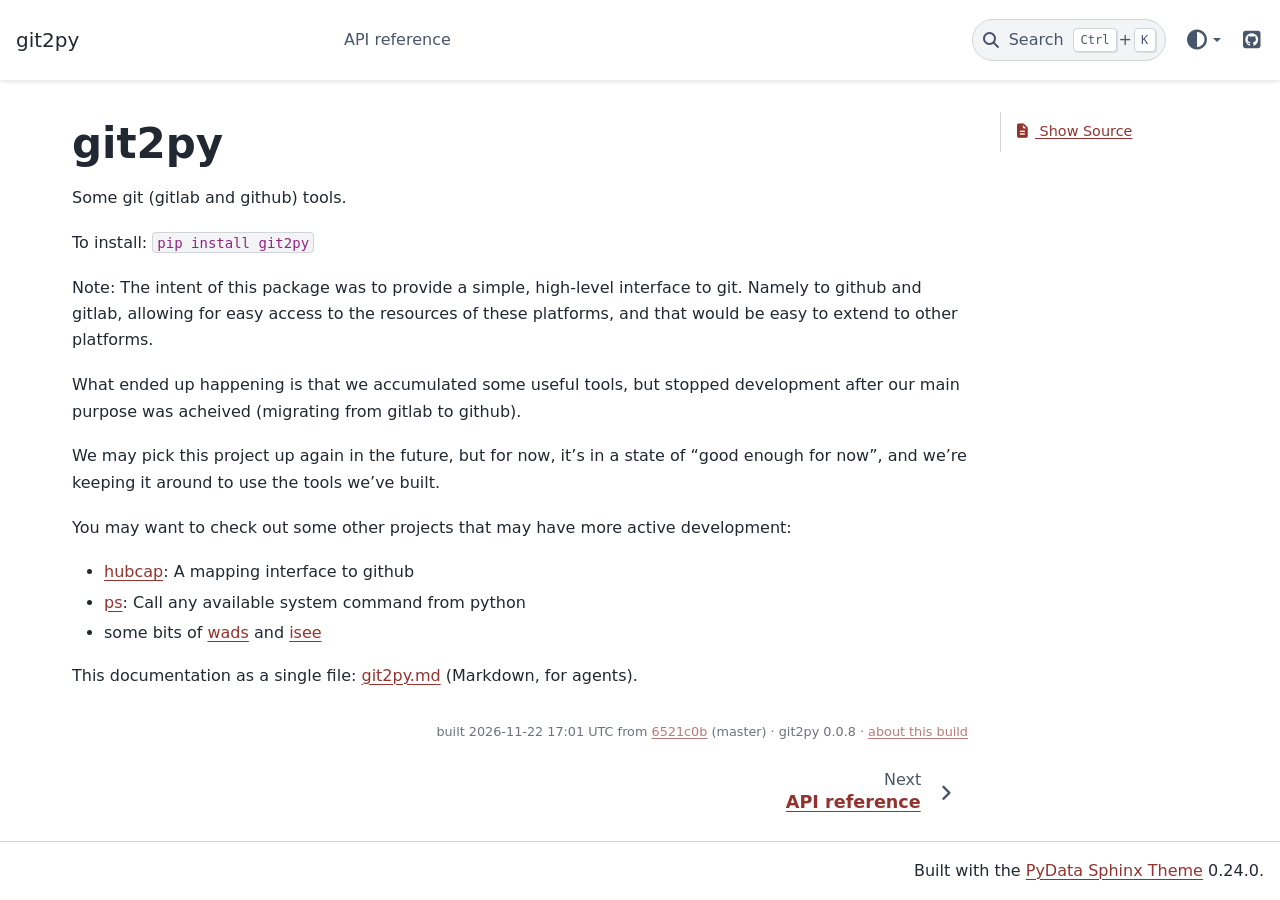
<file: index.html>
<!DOCTYPE html>


<html lang="en" data-content_root="./" >

  <head>
    <meta charset="utf-8" />
    <meta name="viewport" content="width=device-width, initial-scale=1.0" /><meta name="viewport" content="width=device-width, initial-scale=1" />

<link rel="alternate" type="text/markdown" href="index.html.md">
<link rel="describedby" href="llms.txt" type="text/markdown">
<link rel="alternate" type="text/markdown" href="index.html.md">
<link rel="describedby" href="llms.txt">
    <title>git2py &#8212; git2py</title>
  
  
  
  <script data-cfasync="false">
    document.documentElement.dataset.mode = localStorage.getItem("mode") || "";
    document.documentElement.dataset.theme = localStorage.getItem("theme") || "";
  </script>
  <!--
    this give us a css class that will be invisible only if js is disabled
  -->
  <noscript>
    <style>
      .pst-js-only { display: none !important; }

    </style>
  </noscript>
  
  <!-- Loaded before other Sphinx assets -->
  <link href="_static/styles/theme.css?digest=75c7c72ae941e8b558d8" rel="stylesheet" />
<link href="_static/styles/pydata-sphinx-theme.css?digest=75c7c72ae941e8b558d8" rel="stylesheet" />

    <link rel="stylesheet" type="text/css" href="_static/pygments.css?v=d75fae25" />
    <link rel="stylesheet" type="text/css" href="_static/sphinx_autodoc_typehints.css?v=057ac668" />
    <link rel="stylesheet" type="text/css" href="_static/copybutton.css?v=76b2166b" />
    <link rel="stylesheet" type="text/css" href="_static/epythet.css?v=1b108281" />
  
  <!-- So that users can add custom icons -->
  <script defer src="_static/scripts/fontawesome.js?digest=75c7c72ae941e8b558d8"></script>
  <!-- Pre-loaded scripts that we'll load fully later -->
  <link rel="preload" as="script" href="_static/scripts/bootstrap.js?digest=75c7c72ae941e8b558d8" />
<link rel="preload" as="script" href="_static/scripts/pydata-sphinx-theme.js?digest=75c7c72ae941e8b558d8" />

    <script src="_static/documentation_options.js?v=53b53b71"></script>
    <script src="_static/doctools.js?v=fd6eb6e6"></script>
    <script src="_static/sphinx_highlight.js?v=6ffebe34"></script>
    <script src="_static/clipboard.min.js?v=a7894cd8"></script>
    <script src="_static/copybutton.js?v=fd10adb8"></script>
    <script>DOCUMENTATION_OPTIONS.pagename = 'index';</script>
    <script>DOCUMENTATION_OPTIONS.search_as_you_type = false;</script>
    <link rel="index" title="Index" href="genindex.html" />
    <link rel="search" title="Search" href="search.html" />
    <link rel="next" title="API reference" href="api.html" />
  <meta name="viewport" content="width=device-width, initial-scale=1"/>
  <meta name="color-scheme" content="light dark"/>
  <meta name="docsearch:language" content="en"/>
  <meta name="docsearch:version" content="0.0.8" />
  
    
    <script src="_static/searchtools.js"></script>
    <script src="_static/language_data.js"></script>
    <script src="searchindex.js"></script>
  
  </head>
  <body data-default-mode="">
  
  
  <div id="pst-skip-link" class="skip-link d-print-none"><a href="#main-content">Skip to main content</a></div>

  
  <div id="pst-scroll-pixel-helper"></div>
  
  <button type="button" class="btn rounded-pill" id="pst-back-to-top">
    <i class="fa-solid fa-arrow-up"></i>Back to top</button>
  
  
  
  
  <dialog id="pst-search-dialog">
    
<form class="bd-search d-flex align-items-center"
      action="search.html"
      method="get">
  <i class="fa-solid fa-magnifying-glass"></i>
  <input type="search"
         class="form-control"
         name="q"
         placeholder="Search the docs ..."
         aria-label="Search the docs ..."
         autocomplete="off"
         autocorrect="off"
         autocapitalize="off"
         spellcheck="false"/>
  <span class="search-button__kbd-shortcut"><kbd class="kbd-shortcut__modifier">Ctrl</kbd>+<kbd>K</kbd></span>
</form>
  </dialog>

  <div class="pst-async-banner-revealer d-none">
  <aside id="bd-header-version-warning" class="d-none d-print-none" aria-label="Version warning"></aside>
</div>

  
    <header id="pst-header" class="bd-header navbar navbar-expand-lg bd-navbar d-print-none">
<div class="bd-header__inner bd-page-width">
  <button type="button" class="pst-navbar-icon sidebar-toggle primary-toggle" aria-label="Site navigation" aria-expanded="false" aria-controls="pst-primary-sidebar-modal">
    <span class="fa-solid fa-bars"></span>
  </button>
  
  
  <div class="col-lg-3 navbar-header-items__start">
    
      <div class="navbar-item">

  
    
  

<a class="navbar-brand logo" href="#">
  
  
  
  
  
  
    <p class="title logo__title">git2py</p>
  
</a></div>
    
  </div>
  
  <div class="col-lg-9 navbar-header-items">
    
    <div class="me-auto navbar-header-items__center">
      
        <div class="navbar-item">
<nav>
  <ul class="bd-navbar-elements navbar-nav">
    
<li class="nav-item ">
  <a class="nav-link nav-internal" href="api.html">
    API reference
  </a>
</li>

  </ul>
</nav></div>
      
    </div>
    
    
    <div class="navbar-header-items__end">
      
        <div class="navbar-item navbar-persistent--container">
          

<button type="button" class="btn search-button-field search-button__button pst-js-only" title="Search" aria-label="Search" data-bs-placement="bottom" data-bs-toggle="tooltip">
 <i class="fa-solid fa-magnifying-glass"></i>
 <span class="search-button__default-text">Search</span>
 <span class="search-button__kbd-shortcut"><kbd class="kbd-shortcut__modifier">Ctrl</kbd>+<kbd class="kbd-shortcut__modifier">K</kbd></span>
</button>
        </div>
      
      
        <div class="navbar-item">

<div class="theme-switch-container dropdown pst-js-only" data-bs-toggle="tooltip" data-bs-placement="bottom" title="Color mode">
  <button type="button" class="btn btn-sm nav-link pst-navbar-icon theme-switch-button dropdown-toggle" aria-label="Color mode" data-bs-toggle="dropdown">
    <i class="theme-switch fa-solid fa-sun fa-lg" data-mode="light" title="Light"></i>
    <i class="theme-switch fa-solid fa-moon fa-lg" data-mode="dark" title="Dark"></i>
    <i class="theme-switch fa-solid fa-circle-half-stroke fa-lg" data-mode="auto" title="System Settings"></i>
  </button>
  <ul class="dropdown-menu dropdown-menu-end">
    <li><button type="button" class="dropdown-item d-flex align-items-center theme-change-button" data-mode="auto"><i class="fa-solid fa-circle-half-stroke fa-lg me-1"></i>System Settings</button></li>
    <li><button type="button" class="dropdown-item d-flex align-items-center theme-change-button" data-mode="light"><i class="fa-solid fa-sun fa-lg me-1"></i>Light</button></li>
    <li><button type="button" class="dropdown-item d-flex align-items-center theme-change-button" data-mode="dark"><i class="fa-solid fa-moon fa-lg me-1"></i>Dark</button></li>
  </ul>
</div></div>
      
        <div class="navbar-item"><ul class="navbar-icon-links"
    aria-label="Icon Links">
        <li class="nav-item">
          
          
          
          
          
          
          
          
          <a href="https://github.com/i2mint/git2py" title="GitHub" class="nav-link pst-navbar-icon" rel="noopener" target="_blank" data-bs-toggle="tooltip" data-bs-placement="bottom"><i class="fa-brands fa-square-github fa-lg" aria-hidden="true"></i><span class="visually-hidden">GitHub</span></a>
        </li>
</ul></div>
      
    </div>
    
  </div>
  
  
    <div class="navbar-persistent--mobile">

<button type="button" class="btn search-button-field search-button__button pst-js-only" title="Search" aria-label="Search" data-bs-placement="bottom" data-bs-toggle="tooltip">
 <i class="fa-solid fa-magnifying-glass"></i>
 <span class="search-button__default-text">Search</span>
 <span class="search-button__kbd-shortcut"><kbd class="kbd-shortcut__modifier">Ctrl</kbd>+<kbd class="kbd-shortcut__modifier">K</kbd></span>
</button>
    </div>
  

  
    <button type="button" class="pst-navbar-icon sidebar-toggle secondary-toggle" aria-label="On this page" aria-expanded="false" aria-controls="pst-secondary-sidebar-modal">
      <span class="fa-solid fa-outdent"></span>
    </button>
  
</div>

    </header>
  

  <div class="bd-container">
    <div class="bd-container__inner bd-page-width">
      
      
      
        
      
      <dialog id="pst-primary-sidebar-modal" tabindex="-1"></dialog>
      <div id="pst-primary-sidebar" class="bd-sidebar-primary bd-sidebar hide-on-wide">
        

  
  <div class="sidebar-header-items sidebar-primary__section">
    
    
      <div class="sidebar-header-items__center">
        
          
          
            <div class="navbar-item">
<nav>
  <ul class="bd-navbar-elements navbar-nav">
    
<li class="nav-item ">
  <a class="nav-link nav-internal" href="api.html">
    API reference
  </a>
</li>

  </ul>
</nav></div>
          
        
      </div>
    
    
    
      <div class="sidebar-header-items__end">
        
          <div class="navbar-item">

<div class="theme-switch-container dropdown pst-js-only" data-bs-toggle="tooltip" data-bs-placement="bottom" title="Color mode">
  <button type="button" class="btn btn-sm nav-link pst-navbar-icon theme-switch-button dropdown-toggle" aria-label="Color mode" data-bs-toggle="dropdown">
    <i class="theme-switch fa-solid fa-sun fa-lg" data-mode="light" title="Light"></i>
    <i class="theme-switch fa-solid fa-moon fa-lg" data-mode="dark" title="Dark"></i>
    <i class="theme-switch fa-solid fa-circle-half-stroke fa-lg" data-mode="auto" title="System Settings"></i>
  </button>
  <ul class="dropdown-menu dropdown-menu-end">
    <li><button type="button" class="dropdown-item d-flex align-items-center theme-change-button" data-mode="auto"><i class="fa-solid fa-circle-half-stroke fa-lg me-1"></i>System Settings</button></li>
    <li><button type="button" class="dropdown-item d-flex align-items-center theme-change-button" data-mode="light"><i class="fa-solid fa-sun fa-lg me-1"></i>Light</button></li>
    <li><button type="button" class="dropdown-item d-flex align-items-center theme-change-button" data-mode="dark"><i class="fa-solid fa-moon fa-lg me-1"></i>Dark</button></li>
  </ul>
</div></div>
        
          <div class="navbar-item"><ul class="navbar-icon-links"
    aria-label="Icon Links">
        <li class="nav-item">
          
          
          
          
          
          
          
          
          <a href="https://github.com/i2mint/git2py" title="GitHub" class="nav-link pst-navbar-icon" rel="noopener" target="_blank" data-bs-toggle="tooltip" data-bs-placement="bottom"><i class="fa-brands fa-square-github fa-lg" aria-hidden="true"></i><span class="visually-hidden">GitHub</span></a>
        </li>
</ul></div>
        
      </div>
    
  </div>
  
  
  <div class="sidebar-primary-items__end sidebar-primary__section">
      <div class="sidebar-primary-item">
<div id="ethical-ad-placement"
      class="flat"
      data-ea-publisher="readthedocs"
      data-ea-type="readthedocs-sidebar"
      data-ea-manual="true">
</div></div>
  </div>


      </div>
      
      <main id="main-content" class="bd-main" role="main">
        
        
          <div class="bd-content">
            <div class="bd-article-container">
              
              <div class="bd-header-article d-print-none"></div>
              
              
              
                
<div id="searchbox"></div>
                <article class="bd-article">
                  
  <!-- generated by epythet -->
<section id="git2py">
<h1>git2py<a class="headerlink" href="#git2py" title="Link to this heading">#</a></h1>
<p>Some git (gitlab and github) tools.</p>
<p>To install:	<code class="docutils literal notranslate"><span class="pre">pip</span> <span class="pre">install</span> <span class="pre">git2py</span></code></p>
<p>Note: The intent of this package was to provide a simple, high-level interface to git.
Namely to github and gitlab, allowing for easy access to the resources of these
platforms, and that would be easy to extend to other platforms.</p>
<p>What ended up happening is that we accumulated some useful tools, but stopped
development after our main purpose was acheived (migrating from gitlab to github).</p>
<p>We may pick this project up again in the future, but for now, it’s in a state of
“good enough for now”, and we’re keeping it around to use the tools we’ve built.</p>
<p>You may want to check out some other projects that may have more active development:</p>
<ul class="simple">
<li><p><a class="reference external" href="https://github.com/thorwhalen/hubcap">hubcap</a>: A mapping interface to github</p></li>
<li><p><a class="reference external" href="https://github.com/thorwhalen/ps">ps</a>: Call any available system command from python</p></li>
<li><p>some bits of
<a class="reference external" href="https://github.com/i2mint/wads/blob/b82a534bfc9c3f20713e0768291c67c9c2467e01/wads/util.py#L39">wads</a> and
<a class="reference external" href="https://github.com/i2mint/isee/blob/54fa4b2343cb2510f7a9cc34fe4e512ef6050795/isee/common.py#L17">isee</a></p></li>
</ul>
<p class="epythet-aggregates">This documentation as a single file: <a href="git2py.md">git2py.md</a> (Markdown, for agents).</p>
<div class="toctree-wrapper compound">
</div>
</section>

<p class="epythet-provenance" style="font-size:.8em;opacity:.65;margin-top:2.5em;text-align:right">built 2026-11-22 17:01 UTC from <a href="https://github.com/i2mint/git2py/commit/6521c0bae2e0ede31e9edda8df7f9f8a9b3169f6">6521c0b</a> (master) · git2py 0.0.8 · <a href="about-this-build.html">about this build</a></p>

                </article>
              
              
              
              
              
                <footer class="prev-next-footer d-print-none">
                  
<div class="prev-next-area">
    <a class="right-next"
       href="api.html"
       title="next page">
      <div class="prev-next-info">
        <p class="prev-next-subtitle">next</p>
        <p class="prev-next-title">API reference</p>
      </div>
      <i class="fa-solid fa-angle-right"></i>
    </a>
</div>
                </footer>
              
            </div>
            
            
              
                <dialog id="pst-secondary-sidebar-modal" tabindex="-1"></dialog>
                <div id="pst-secondary-sidebar" class="bd-sidebar-secondary bd-toc"><div class="sidebar-secondary-items sidebar-secondary__inner">


  <div class="sidebar-secondary-item">

  <div class="tocsection sourcelink">
    <a href="_sources/index.md.txt">
      <i class="fa-solid fa-file-lines"></i> Show Source
    </a>
  </div>
</div>

</div></div>
              
            
          </div>
          <footer class="bd-footer-content">
            
          </footer>
        
      </main>
    </div>
  </div>
  
  <!-- Scripts loaded after <body> so the DOM is not blocked -->
  <script defer src="_static/scripts/bootstrap.js?digest=75c7c72ae941e8b558d8"></script>
<script defer src="_static/scripts/pydata-sphinx-theme.js?digest=75c7c72ae941e8b558d8"></script>

  <footer class="bd-footer">
<div class="bd-footer__inner bd-page-width">
  
  
  
    <div class="footer-items__end">
      
        <div class="footer-item">
<p class="theme-version">
  <!-- # L10n: Setting the PST URL as an argument as this does not need to be localized -->
  Built with the <a href="https://pydata-sphinx-theme.readthedocs.io/en/stable/index.html">PyData Sphinx Theme</a> 0.24.0.
</p></div>
      
    </div>
  
</div>

  </footer>
  </body>
</html>
</file>
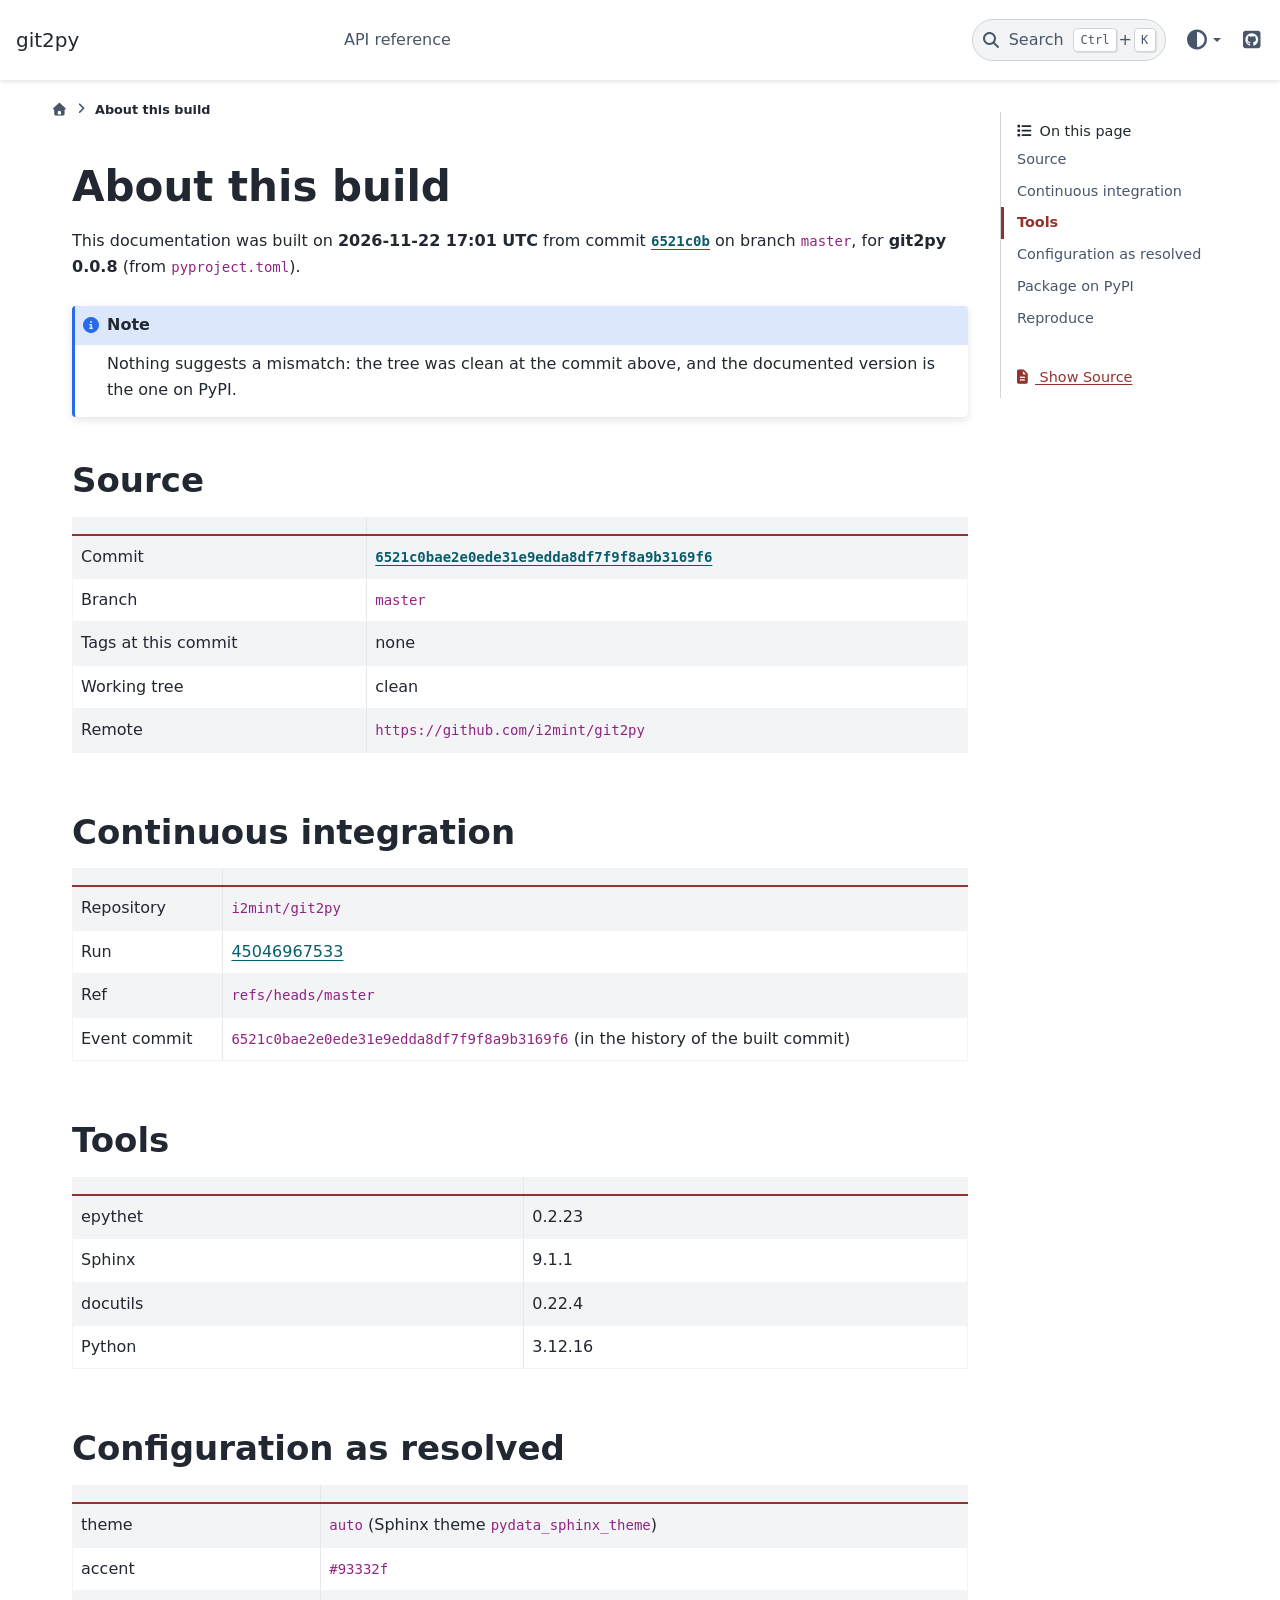
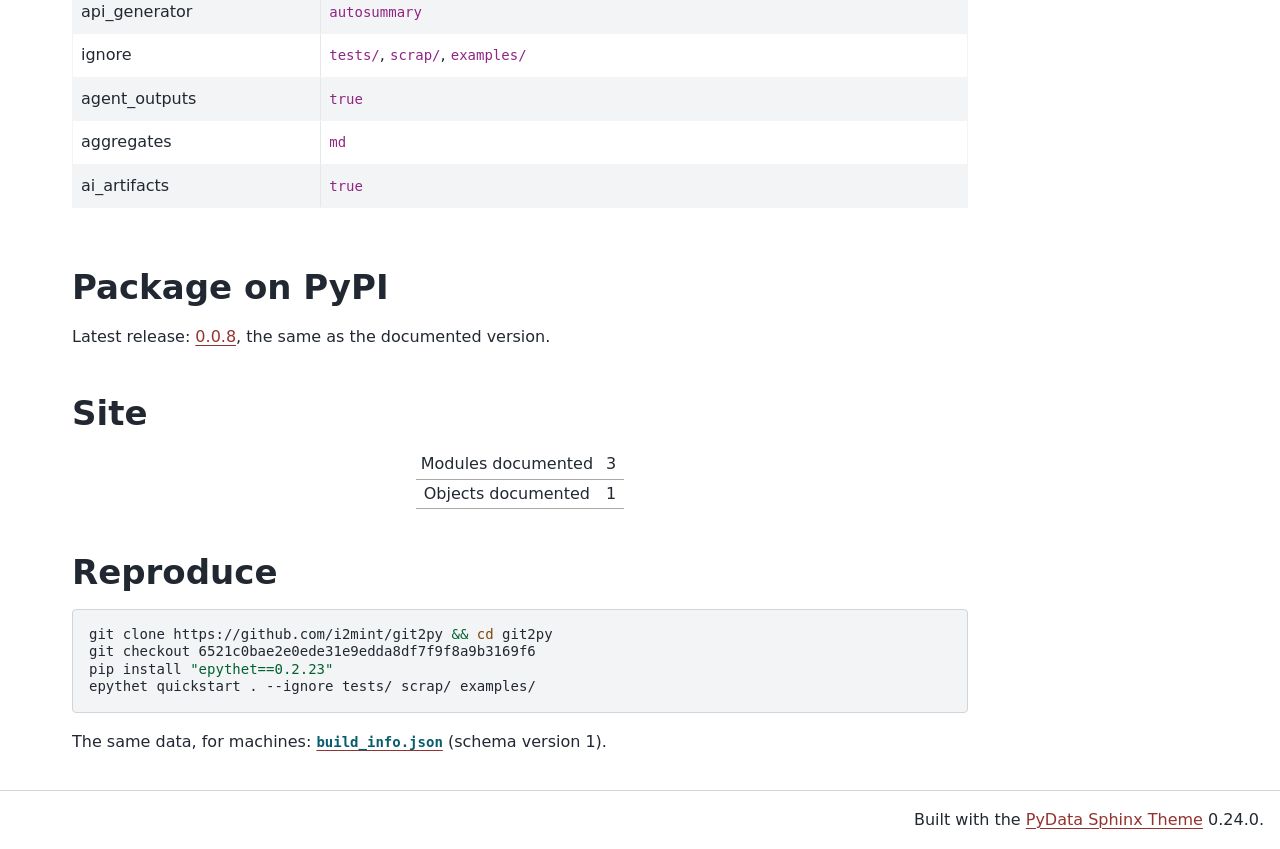
<file: about-this-build.html>
<!DOCTYPE html>


<html lang="en" data-content_root="./" >

  <head>
    <meta charset="utf-8" />
    <meta name="viewport" content="width=device-width, initial-scale=1.0" /><meta name="viewport" content="width=device-width, initial-scale=1" />

<link rel="alternate" type="text/markdown" href="about-this-build.html.md">
<link rel="describedby" href="llms.txt" type="text/markdown">
<link rel="alternate" type="text/markdown" href="about-this-build.html.md">
<link rel="describedby" href="llms.txt">
    <title>About this build &#8212; git2py</title>
  
  
  
  <script data-cfasync="false">
    document.documentElement.dataset.mode = localStorage.getItem("mode") || "";
    document.documentElement.dataset.theme = localStorage.getItem("theme") || "";
  </script>
  <!--
    this give us a css class that will be invisible only if js is disabled
  -->
  <noscript>
    <style>
      .pst-js-only { display: none !important; }

    </style>
  </noscript>
  
  <!-- Loaded before other Sphinx assets -->
  <link href="_static/styles/theme.css?digest=75c7c72ae941e8b558d8" rel="stylesheet" />
<link href="_static/styles/pydata-sphinx-theme.css?digest=75c7c72ae941e8b558d8" rel="stylesheet" />

    <link rel="stylesheet" type="text/css" href="_static/pygments.css?v=d75fae25" />
    <link rel="stylesheet" type="text/css" href="_static/sphinx_autodoc_typehints.css?v=057ac668" />
    <link rel="stylesheet" type="text/css" href="_static/copybutton.css?v=76b2166b" />
    <link rel="stylesheet" type="text/css" href="_static/epythet.css?v=1b108281" />
  
  <!-- So that users can add custom icons -->
  <script defer src="_static/scripts/fontawesome.js?digest=75c7c72ae941e8b558d8"></script>
  <!-- Pre-loaded scripts that we'll load fully later -->
  <link rel="preload" as="script" href="_static/scripts/bootstrap.js?digest=75c7c72ae941e8b558d8" />
<link rel="preload" as="script" href="_static/scripts/pydata-sphinx-theme.js?digest=75c7c72ae941e8b558d8" />

    <script src="_static/documentation_options.js?v=53b53b71"></script>
    <script src="_static/doctools.js?v=fd6eb6e6"></script>
    <script src="_static/sphinx_highlight.js?v=6ffebe34"></script>
    <script src="_static/clipboard.min.js?v=a7894cd8"></script>
    <script src="_static/copybutton.js?v=fd10adb8"></script>
    <script>DOCUMENTATION_OPTIONS.pagename = 'about-this-build';</script>
    <script>DOCUMENTATION_OPTIONS.search_as_you_type = false;</script>
    <link rel="index" title="Index" href="genindex.html" />
    <link rel="search" title="Search" href="search.html" />
  <meta name="viewport" content="width=device-width, initial-scale=1"/>
  <meta name="color-scheme" content="light dark"/>
  <meta name="docsearch:language" content="en"/>
  <meta name="docsearch:version" content="0.0.8" />
  
    
    <script src="_static/searchtools.js"></script>
    <script src="_static/language_data.js"></script>
    <script src="searchindex.js"></script>
  
  </head>
  <body data-default-mode="">
  
  
  <div id="pst-skip-link" class="skip-link d-print-none"><a href="#main-content">Skip to main content</a></div>

  
  <div id="pst-scroll-pixel-helper"></div>
  
  <button type="button" class="btn rounded-pill" id="pst-back-to-top">
    <i class="fa-solid fa-arrow-up"></i>Back to top</button>
  
  
  
  
  <dialog id="pst-search-dialog">
    
<form class="bd-search d-flex align-items-center"
      action="search.html"
      method="get">
  <i class="fa-solid fa-magnifying-glass"></i>
  <input type="search"
         class="form-control"
         name="q"
         placeholder="Search the docs ..."
         aria-label="Search the docs ..."
         autocomplete="off"
         autocorrect="off"
         autocapitalize="off"
         spellcheck="false"/>
  <span class="search-button__kbd-shortcut"><kbd class="kbd-shortcut__modifier">Ctrl</kbd>+<kbd>K</kbd></span>
</form>
  </dialog>

  <div class="pst-async-banner-revealer d-none">
  <aside id="bd-header-version-warning" class="d-none d-print-none" aria-label="Version warning"></aside>
</div>

  
    <header id="pst-header" class="bd-header navbar navbar-expand-lg bd-navbar d-print-none">
<div class="bd-header__inner bd-page-width">
  <button type="button" class="pst-navbar-icon sidebar-toggle primary-toggle" aria-label="Site navigation" aria-expanded="false" aria-controls="pst-primary-sidebar-modal">
    <span class="fa-solid fa-bars"></span>
  </button>
  
  
  <div class="col-lg-3 navbar-header-items__start">
    
      <div class="navbar-item">

  
    
  

<a class="navbar-brand logo" href="index.html">
  
  
  
  
  
  
    <p class="title logo__title">git2py</p>
  
</a></div>
    
  </div>
  
  <div class="col-lg-9 navbar-header-items">
    
    <div class="me-auto navbar-header-items__center">
      
        <div class="navbar-item">
<nav>
  <ul class="bd-navbar-elements navbar-nav">
    
<li class="nav-item ">
  <a class="nav-link nav-internal" href="api.html">
    API reference
  </a>
</li>

  </ul>
</nav></div>
      
    </div>
    
    
    <div class="navbar-header-items__end">
      
        <div class="navbar-item navbar-persistent--container">
          

<button type="button" class="btn search-button-field search-button__button pst-js-only" title="Search" aria-label="Search" data-bs-placement="bottom" data-bs-toggle="tooltip">
 <i class="fa-solid fa-magnifying-glass"></i>
 <span class="search-button__default-text">Search</span>
 <span class="search-button__kbd-shortcut"><kbd class="kbd-shortcut__modifier">Ctrl</kbd>+<kbd class="kbd-shortcut__modifier">K</kbd></span>
</button>
        </div>
      
      
        <div class="navbar-item">

<div class="theme-switch-container dropdown pst-js-only" data-bs-toggle="tooltip" data-bs-placement="bottom" title="Color mode">
  <button type="button" class="btn btn-sm nav-link pst-navbar-icon theme-switch-button dropdown-toggle" aria-label="Color mode" data-bs-toggle="dropdown">
    <i class="theme-switch fa-solid fa-sun fa-lg" data-mode="light" title="Light"></i>
    <i class="theme-switch fa-solid fa-moon fa-lg" data-mode="dark" title="Dark"></i>
    <i class="theme-switch fa-solid fa-circle-half-stroke fa-lg" data-mode="auto" title="System Settings"></i>
  </button>
  <ul class="dropdown-menu dropdown-menu-end">
    <li><button type="button" class="dropdown-item d-flex align-items-center theme-change-button" data-mode="auto"><i class="fa-solid fa-circle-half-stroke fa-lg me-1"></i>System Settings</button></li>
    <li><button type="button" class="dropdown-item d-flex align-items-center theme-change-button" data-mode="light"><i class="fa-solid fa-sun fa-lg me-1"></i>Light</button></li>
    <li><button type="button" class="dropdown-item d-flex align-items-center theme-change-button" data-mode="dark"><i class="fa-solid fa-moon fa-lg me-1"></i>Dark</button></li>
  </ul>
</div></div>
      
        <div class="navbar-item"><ul class="navbar-icon-links"
    aria-label="Icon Links">
        <li class="nav-item">
          
          
          
          
          
          
          
          
          <a href="https://github.com/i2mint/git2py" title="GitHub" class="nav-link pst-navbar-icon" rel="noopener" target="_blank" data-bs-toggle="tooltip" data-bs-placement="bottom"><i class="fa-brands fa-square-github fa-lg" aria-hidden="true"></i><span class="visually-hidden">GitHub</span></a>
        </li>
</ul></div>
      
    </div>
    
  </div>
  
  
    <div class="navbar-persistent--mobile">

<button type="button" class="btn search-button-field search-button__button pst-js-only" title="Search" aria-label="Search" data-bs-placement="bottom" data-bs-toggle="tooltip">
 <i class="fa-solid fa-magnifying-glass"></i>
 <span class="search-button__default-text">Search</span>
 <span class="search-button__kbd-shortcut"><kbd class="kbd-shortcut__modifier">Ctrl</kbd>+<kbd class="kbd-shortcut__modifier">K</kbd></span>
</button>
    </div>
  

  
    <button type="button" class="pst-navbar-icon sidebar-toggle secondary-toggle" aria-label="On this page" aria-expanded="false" aria-controls="pst-secondary-sidebar-modal">
      <span class="fa-solid fa-outdent"></span>
    </button>
  
</div>

    </header>
  

  <div class="bd-container">
    <div class="bd-container__inner bd-page-width">
      
      
      
        
      
      <dialog id="pst-primary-sidebar-modal" tabindex="-1"></dialog>
      <div id="pst-primary-sidebar" class="bd-sidebar-primary bd-sidebar hide-on-wide">
        

  
  <div class="sidebar-header-items sidebar-primary__section">
    
    
      <div class="sidebar-header-items__center">
        
          
          
            <div class="navbar-item">
<nav>
  <ul class="bd-navbar-elements navbar-nav">
    
<li class="nav-item ">
  <a class="nav-link nav-internal" href="api.html">
    API reference
  </a>
</li>

  </ul>
</nav></div>
          
        
      </div>
    
    
    
      <div class="sidebar-header-items__end">
        
          <div class="navbar-item">

<div class="theme-switch-container dropdown pst-js-only" data-bs-toggle="tooltip" data-bs-placement="bottom" title="Color mode">
  <button type="button" class="btn btn-sm nav-link pst-navbar-icon theme-switch-button dropdown-toggle" aria-label="Color mode" data-bs-toggle="dropdown">
    <i class="theme-switch fa-solid fa-sun fa-lg" data-mode="light" title="Light"></i>
    <i class="theme-switch fa-solid fa-moon fa-lg" data-mode="dark" title="Dark"></i>
    <i class="theme-switch fa-solid fa-circle-half-stroke fa-lg" data-mode="auto" title="System Settings"></i>
  </button>
  <ul class="dropdown-menu dropdown-menu-end">
    <li><button type="button" class="dropdown-item d-flex align-items-center theme-change-button" data-mode="auto"><i class="fa-solid fa-circle-half-stroke fa-lg me-1"></i>System Settings</button></li>
    <li><button type="button" class="dropdown-item d-flex align-items-center theme-change-button" data-mode="light"><i class="fa-solid fa-sun fa-lg me-1"></i>Light</button></li>
    <li><button type="button" class="dropdown-item d-flex align-items-center theme-change-button" data-mode="dark"><i class="fa-solid fa-moon fa-lg me-1"></i>Dark</button></li>
  </ul>
</div></div>
        
          <div class="navbar-item"><ul class="navbar-icon-links"
    aria-label="Icon Links">
        <li class="nav-item">
          
          
          
          
          
          
          
          
          <a href="https://github.com/i2mint/git2py" title="GitHub" class="nav-link pst-navbar-icon" rel="noopener" target="_blank" data-bs-toggle="tooltip" data-bs-placement="bottom"><i class="fa-brands fa-square-github fa-lg" aria-hidden="true"></i><span class="visually-hidden">GitHub</span></a>
        </li>
</ul></div>
        
      </div>
    
  </div>
  
  
  <div class="sidebar-primary-items__end sidebar-primary__section">
      <div class="sidebar-primary-item">
<div id="ethical-ad-placement"
      class="flat"
      data-ea-publisher="readthedocs"
      data-ea-type="readthedocs-sidebar"
      data-ea-manual="true">
</div></div>
  </div>


      </div>
      
      <main id="main-content" class="bd-main" role="main">
        
        
          <div class="bd-content">
            <div class="bd-article-container">
              
              <div class="bd-header-article d-print-none">
<div class="header-article-items header-article__inner">
  
    <div class="header-article-items__start">
      
        <div class="header-article-item">

<nav aria-label="Breadcrumb" class="d-print-none">
  <ul class="bd-breadcrumbs">
    
    <li class="breadcrumb-item breadcrumb-home">
      <a href="index.html" class="nav-link" aria-label="Home">
        <i class="fa-solid fa-house"></i>
      </a>
    </li>
    <li class="breadcrumb-item active" aria-current="page"><span class="ellipsis">About this build</span></li>
  </ul>
</nav>
</div>
      
    </div>
  
  
</div>
</div>
              
              
              
                
<div id="searchbox"></div>
                <article class="bd-article">
                  
  <!-- generated by epythet -->
<section id="about-this-build">
<h1>About this build<a class="headerlink" href="#about-this-build" title="Link to this heading">#</a></h1>
<p>This documentation was built on <strong>2026-11-22 17:01 UTC</strong> from commit <a href="https://github.com/i2mint/git2py/commit/6521c0bae2e0ede31e9edda8df7f9f8a9b3169f6"><code>6521c0b</code></a> on branch <code>master</code>, for <strong>git2py 0.0.8</strong> (from <code>pyproject.toml</code>).</p>
<div class="admonition note">
<p class="admonition-title">Note</p>
<p>Nothing suggests a mismatch: the tree was clean at the commit above, and the documented version is the one on PyPI.</p>
</div>
<section id="source">
<h2>Source<a class="headerlink" href="#source" title="Link to this heading">#</a></h2>
<div class="pst-scrollable-table-container"><table class="table">
<thead>
<tr class="row-odd"><th class="head"><p></p></th>
<th class="head"><p></p></th>
</tr>
</thead>
<tbody>
<tr class="row-even"><td><p>Commit</p></td>
<td><p><a href="https://github.com/i2mint/git2py/commit/6521c0bae2e0ede31e9edda8df7f9f8a9b3169f6"><code>6521c0bae2e0ede31e9edda8df7f9f8a9b3169f6</code></a></p></td>
</tr>
<tr class="row-odd"><td><p>Branch</p></td>
<td><p><code>master</code></p></td>
</tr>
<tr class="row-even"><td><p>Tags at this commit</p></td>
<td><p>none</p></td>
</tr>
<tr class="row-odd"><td><p>Working tree</p></td>
<td><p>clean</p></td>
</tr>
<tr class="row-even"><td><p>Remote</p></td>
<td><p><code>https://github.com/i2mint/git2py</code></p></td>
</tr>
</tbody>
</table>
</div>
</section>
<section id="continuous-integration">
<h2>Continuous integration<a class="headerlink" href="#continuous-integration" title="Link to this heading">#</a></h2>
<div class="pst-scrollable-table-container"><table class="table">
<thead>
<tr class="row-odd"><th class="head"><p></p></th>
<th class="head"><p></p></th>
</tr>
</thead>
<tbody>
<tr class="row-even"><td><p>Repository</p></td>
<td><p><code>i2mint/git2py</code></p></td>
</tr>
<tr class="row-odd"><td><p>Run</p></td>
<td><p><a href="https://github.com/i2mint/git2py/actions/runs/45046967533">45046967533</a></p></td>
</tr>
<tr class="row-even"><td><p>Ref</p></td>
<td><p><code>refs/heads/master</code></p></td>
</tr>
<tr class="row-odd"><td><p>Event commit</p></td>
<td><p><code>6521c0bae2e0ede31e9edda8df7f9f8a9b3169f6</code> (in the history of the built commit)</p></td>
</tr>
</tbody>
</table>
</div>
</section>
<section id="tools">
<h2>Tools<a class="headerlink" href="#tools" title="Link to this heading">#</a></h2>
<div class="pst-scrollable-table-container"><table class="table">
<thead>
<tr class="row-odd"><th class="head"><p></p></th>
<th class="head"><p></p></th>
</tr>
</thead>
<tbody>
<tr class="row-even"><td><p>epythet</p></td>
<td><p>0.2.23</p></td>
</tr>
<tr class="row-odd"><td><p>Sphinx</p></td>
<td><p>9.1.1</p></td>
</tr>
<tr class="row-even"><td><p>docutils</p></td>
<td><p>0.22.4</p></td>
</tr>
<tr class="row-odd"><td><p>Python</p></td>
<td><p>3.12.16</p></td>
</tr>
</tbody>
</table>
</div>
</section>
<section id="configuration-as-resolved">
<h2>Configuration as resolved<a class="headerlink" href="#configuration-as-resolved" title="Link to this heading">#</a></h2>
<div class="pst-scrollable-table-container"><table class="table">
<thead>
<tr class="row-odd"><th class="head"><p></p></th>
<th class="head"><p></p></th>
</tr>
</thead>
<tbody>
<tr class="row-even"><td><p>theme</p></td>
<td><p><code>auto</code> (Sphinx theme <code>pydata_sphinx_theme</code>)</p></td>
</tr>
<tr class="row-odd"><td><p>accent</p></td>
<td><p><code>#93332f</code></p></td>
</tr>
<tr class="row-even"><td><p>api_generator</p></td>
<td><p><code>autosummary</code></p></td>
</tr>
<tr class="row-odd"><td><p>ignore</p></td>
<td><p><code>tests/</code>, <code>scrap/</code>, <code>examples/</code></p></td>
</tr>
<tr class="row-even"><td><p>agent_outputs</p></td>
<td><p><code>true</code></p></td>
</tr>
<tr class="row-odd"><td><p>aggregates</p></td>
<td><p><code>md</code></p></td>
</tr>
<tr class="row-even"><td><p>ai_artifacts</p></td>
<td><p><code>true</code></p></td>
</tr>
</tbody>
</table>
</div>
</section>
<section id="package-on-pypi">
<h2>Package on PyPI<a class="headerlink" href="#package-on-pypi" title="Link to this heading">#</a></h2>
<p>Latest release: <a href="https://pypi.org/project/git2py/0.0.8/">0.0.8</a>, the same as the documented version.</p>
</section>
<section id="site"><h2>Site</h2><table class="docutils align-default"><tbody><tr><td><p>Modules documented</p></td><td><p>3</p></td></tr><tr><td><p>Objects documented</p></td><td><p>1</p></td></tr></tbody></table></section>
<section id="reproduce">
<h2>Reproduce<a class="headerlink" href="#reproduce" title="Link to this heading">#</a></h2>
<div class="highlight-bash notranslate"><div class="highlight"><pre><span></span>git<span class="w"> </span>clone<span class="w"> </span>https://github.com/i2mint/git2py<span class="w"> </span><span class="o">&amp;&amp;</span><span class="w"> </span><span class="nb">cd</span><span class="w"> </span>git2py
git<span class="w"> </span>checkout<span class="w"> </span>6521c0bae2e0ede31e9edda8df7f9f8a9b3169f6
pip<span class="w"> </span>install<span class="w"> </span><span class="s2">"epythet==0.2.23"</span>
epythet<span class="w"> </span>quickstart<span class="w"> </span>.<span class="w"> </span>--ignore<span class="w"> </span>tests/<span class="w"> </span>scrap/<span class="w"> </span>examples/
</pre></div>
</div>
<p>The same data, for machines: <a href="build_info.json"><code>build_info.json</code></a> (schema version 1).</p>
</section>
</section>


                </article>
              
              
              
              
              
                <footer class="prev-next-footer d-print-none">
                  
<div class="prev-next-area">
</div>
                </footer>
              
            </div>
            
            
              
                <dialog id="pst-secondary-sidebar-modal" tabindex="-1"></dialog>
                <div id="pst-secondary-sidebar" class="bd-sidebar-secondary bd-toc"><div class="sidebar-secondary-items sidebar-secondary__inner">


  <div class="sidebar-secondary-item">
<div
    id="pst-page-navigation-heading-2"
    class="page-toc tocsection onthispage">
    <i class="fa-solid fa-list"></i> On this page
  </div>
  <nav id="pst-page-toc-nav" class="page-toc" aria-labelledby="pst-page-navigation-heading-2">
    <ul class="pst-show_toc_level nav section-nav flex-column">
<li class="toc-h2 nav-item toc-entry"><a class="reference internal nav-link" href="#source">Source</a></li>
<li class="toc-h2 nav-item toc-entry"><a class="reference internal nav-link" href="#continuous-integration">Continuous integration</a></li>
<li class="toc-h2 nav-item toc-entry"><a class="reference internal nav-link" href="#tools">Tools</a></li>
<li class="toc-h2 nav-item toc-entry"><a class="reference internal nav-link" href="#configuration-as-resolved">Configuration as resolved</a></li>
<li class="toc-h2 nav-item toc-entry"><a class="reference internal nav-link" href="#package-on-pypi">Package on PyPI</a></li>
<li class="toc-h2 nav-item toc-entry"><a class="reference internal nav-link" href="#reproduce">Reproduce</a></li>
</ul>
  </nav></div>

  <div class="sidebar-secondary-item">

  <div class="tocsection sourcelink">
    <a href="_sources/about-this-build.md.txt">
      <i class="fa-solid fa-file-lines"></i> Show Source
    </a>
  </div>
</div>

</div></div>
              
            
          </div>
          <footer class="bd-footer-content">
            
          </footer>
        
      </main>
    </div>
  </div>
  
  <!-- Scripts loaded after <body> so the DOM is not blocked -->
  <script defer src="_static/scripts/bootstrap.js?digest=75c7c72ae941e8b558d8"></script>
<script defer src="_static/scripts/pydata-sphinx-theme.js?digest=75c7c72ae941e8b558d8"></script>

  <footer class="bd-footer">
<div class="bd-footer__inner bd-page-width">
  
  
  
    <div class="footer-items__end">
      
        <div class="footer-item">
<p class="theme-version">
  <!-- # L10n: Setting the PST URL as an argument as this does not need to be localized -->
  Built with the <a href="https://pydata-sphinx-theme.readthedocs.io/en/stable/index.html">PyData Sphinx Theme</a> 0.24.0.
</p></div>
      
    </div>
  
</div>

  </footer>
  </body>
</html>
</file>
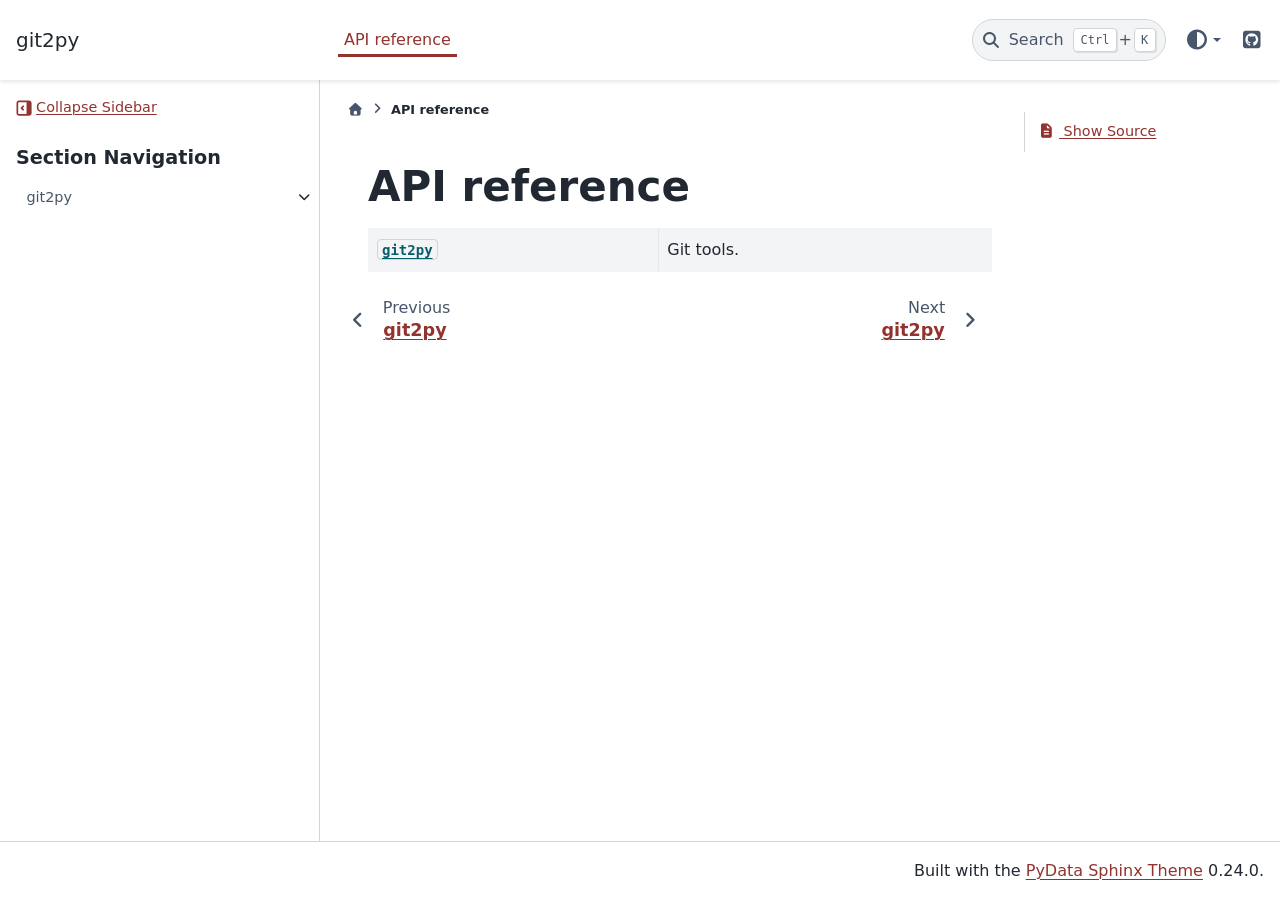
<file: api.html>
<!DOCTYPE html>


<html lang="en" data-content_root="./" >

  <head>
    <meta charset="utf-8" />
    <meta name="viewport" content="width=device-width, initial-scale=1.0" /><meta name="viewport" content="width=device-width, initial-scale=1" />

<link rel="alternate" type="text/markdown" href="api.html.md">
<link rel="describedby" href="llms.txt" type="text/markdown">
<link rel="alternate" type="text/markdown" href="api.html.md">
<link rel="describedby" href="llms.txt">
    <title>API reference &#8212; git2py</title>
  
  
  
  <script data-cfasync="false">
    document.documentElement.dataset.mode = localStorage.getItem("mode") || "";
    document.documentElement.dataset.theme = localStorage.getItem("theme") || "";
  </script>
  <!--
    this give us a css class that will be invisible only if js is disabled
  -->
  <noscript>
    <style>
      .pst-js-only { display: none !important; }

    </style>
  </noscript>
  
  <!-- Loaded before other Sphinx assets -->
  <link href="_static/styles/theme.css?digest=75c7c72ae941e8b558d8" rel="stylesheet" />
<link href="_static/styles/pydata-sphinx-theme.css?digest=75c7c72ae941e8b558d8" rel="stylesheet" />

    <link rel="stylesheet" type="text/css" href="_static/pygments.css?v=d75fae25" />
    <link rel="stylesheet" type="text/css" href="_static/sphinx_autodoc_typehints.css?v=057ac668" />
    <link rel="stylesheet" type="text/css" href="_static/copybutton.css?v=76b2166b" />
    <link rel="stylesheet" type="text/css" href="_static/epythet.css?v=1b108281" />
  
  <!-- So that users can add custom icons -->
  <script defer src="_static/scripts/fontawesome.js?digest=75c7c72ae941e8b558d8"></script>
  <!-- Pre-loaded scripts that we'll load fully later -->
  <link rel="preload" as="script" href="_static/scripts/bootstrap.js?digest=75c7c72ae941e8b558d8" />
<link rel="preload" as="script" href="_static/scripts/pydata-sphinx-theme.js?digest=75c7c72ae941e8b558d8" />

    <script src="_static/documentation_options.js?v=53b53b71"></script>
    <script src="_static/doctools.js?v=fd6eb6e6"></script>
    <script src="_static/sphinx_highlight.js?v=6ffebe34"></script>
    <script src="_static/clipboard.min.js?v=a7894cd8"></script>
    <script src="_static/copybutton.js?v=fd10adb8"></script>
    <script>DOCUMENTATION_OPTIONS.pagename = 'api';</script>
    <script>DOCUMENTATION_OPTIONS.search_as_you_type = false;</script>
    <link rel="index" title="Index" href="genindex.html" />
    <link rel="search" title="Search" href="search.html" />
    <link rel="next" title="git2py" href="_autosummary/git2py.html" />
    <link rel="prev" title="git2py" href="index.html" />
  <meta name="viewport" content="width=device-width, initial-scale=1"/>
  <meta name="color-scheme" content="light dark"/>
  <meta name="docsearch:language" content="en"/>
  <meta name="docsearch:version" content="0.0.8" />
  
    
    <script src="_static/searchtools.js"></script>
    <script src="_static/language_data.js"></script>
    <script src="searchindex.js"></script>
  
  </head>
  <body data-default-mode="">
  
  
  <div id="pst-skip-link" class="skip-link d-print-none"><a href="#main-content">Skip to main content</a></div>

  
  <div id="pst-scroll-pixel-helper"></div>
  
  <button type="button" class="btn rounded-pill" id="pst-back-to-top">
    <i class="fa-solid fa-arrow-up"></i>Back to top</button>
  
  
  
  
  <dialog id="pst-search-dialog">
    
<form class="bd-search d-flex align-items-center"
      action="search.html"
      method="get">
  <i class="fa-solid fa-magnifying-glass"></i>
  <input type="search"
         class="form-control"
         name="q"
         placeholder="Search the docs ..."
         aria-label="Search the docs ..."
         autocomplete="off"
         autocorrect="off"
         autocapitalize="off"
         spellcheck="false"/>
  <span class="search-button__kbd-shortcut"><kbd class="kbd-shortcut__modifier">Ctrl</kbd>+<kbd>K</kbd></span>
</form>
  </dialog>

  <div class="pst-async-banner-revealer d-none">
  <aside id="bd-header-version-warning" class="d-none d-print-none" aria-label="Version warning"></aside>
</div>

  
    <header id="pst-header" class="bd-header navbar navbar-expand-lg bd-navbar d-print-none">
<div class="bd-header__inner bd-page-width">
  <button type="button" class="pst-navbar-icon sidebar-toggle primary-toggle" aria-label="Site navigation" aria-expanded="false" aria-controls="pst-primary-sidebar-modal">
    <span class="fa-solid fa-bars"></span>
  </button>
  
  
  <div class="col-lg-3 navbar-header-items__start">
    
      <div class="navbar-item">

  
    
  

<a class="navbar-brand logo" href="index.html">
  
  
  
  
  
  
    <p class="title logo__title">git2py</p>
  
</a></div>
    
  </div>
  
  <div class="col-lg-9 navbar-header-items">
    
    <div class="me-auto navbar-header-items__center">
      
        <div class="navbar-item">
<nav>
  <ul class="bd-navbar-elements navbar-nav">
    
<li class="nav-item current active">
  <a class="nav-link nav-internal" href="#" aria-current="page">
    API reference
  </a>
</li>

  </ul>
</nav></div>
      
    </div>
    
    
    <div class="navbar-header-items__end">
      
        <div class="navbar-item navbar-persistent--container">
          

<button type="button" class="btn search-button-field search-button__button pst-js-only" title="Search" aria-label="Search" data-bs-placement="bottom" data-bs-toggle="tooltip">
 <i class="fa-solid fa-magnifying-glass"></i>
 <span class="search-button__default-text">Search</span>
 <span class="search-button__kbd-shortcut"><kbd class="kbd-shortcut__modifier">Ctrl</kbd>+<kbd class="kbd-shortcut__modifier">K</kbd></span>
</button>
        </div>
      
      
        <div class="navbar-item">

<div class="theme-switch-container dropdown pst-js-only" data-bs-toggle="tooltip" data-bs-placement="bottom" title="Color mode">
  <button type="button" class="btn btn-sm nav-link pst-navbar-icon theme-switch-button dropdown-toggle" aria-label="Color mode" data-bs-toggle="dropdown">
    <i class="theme-switch fa-solid fa-sun fa-lg" data-mode="light" title="Light"></i>
    <i class="theme-switch fa-solid fa-moon fa-lg" data-mode="dark" title="Dark"></i>
    <i class="theme-switch fa-solid fa-circle-half-stroke fa-lg" data-mode="auto" title="System Settings"></i>
  </button>
  <ul class="dropdown-menu dropdown-menu-end">
    <li><button type="button" class="dropdown-item d-flex align-items-center theme-change-button" data-mode="auto"><i class="fa-solid fa-circle-half-stroke fa-lg me-1"></i>System Settings</button></li>
    <li><button type="button" class="dropdown-item d-flex align-items-center theme-change-button" data-mode="light"><i class="fa-solid fa-sun fa-lg me-1"></i>Light</button></li>
    <li><button type="button" class="dropdown-item d-flex align-items-center theme-change-button" data-mode="dark"><i class="fa-solid fa-moon fa-lg me-1"></i>Dark</button></li>
  </ul>
</div></div>
      
        <div class="navbar-item"><ul class="navbar-icon-links"
    aria-label="Icon Links">
        <li class="nav-item">
          
          
          
          
          
          
          
          
          <a href="https://github.com/i2mint/git2py" title="GitHub" class="nav-link pst-navbar-icon" rel="noopener" target="_blank" data-bs-toggle="tooltip" data-bs-placement="bottom"><i class="fa-brands fa-square-github fa-lg" aria-hidden="true"></i><span class="visually-hidden">GitHub</span></a>
        </li>
</ul></div>
      
    </div>
    
  </div>
  
  
    <div class="navbar-persistent--mobile">

<button type="button" class="btn search-button-field search-button__button pst-js-only" title="Search" aria-label="Search" data-bs-placement="bottom" data-bs-toggle="tooltip">
 <i class="fa-solid fa-magnifying-glass"></i>
 <span class="search-button__default-text">Search</span>
 <span class="search-button__kbd-shortcut"><kbd class="kbd-shortcut__modifier">Ctrl</kbd>+<kbd class="kbd-shortcut__modifier">K</kbd></span>
</button>
    </div>
  

  
    <button type="button" class="pst-navbar-icon sidebar-toggle secondary-toggle" aria-label="On this page" aria-expanded="false" aria-controls="pst-secondary-sidebar-modal">
      <span class="fa-solid fa-outdent"></span>
    </button>
  
</div>

    </header>
  

  <div class="bd-container">
    <div class="bd-container__inner bd-page-width">
      
      
      
      <dialog id="pst-primary-sidebar-modal" tabindex="-1"></dialog>
      <div id="pst-primary-sidebar" class="bd-sidebar-primary bd-sidebar">
        

  
  <div class="sidebar-header-items sidebar-primary__section">
    
    
      <div class="sidebar-header-items__center">
        
          
          
            <div class="navbar-item">
<nav>
  <ul class="bd-navbar-elements navbar-nav">
    
<li class="nav-item current active">
  <a class="nav-link nav-internal" href="#" aria-current="page">
    API reference
  </a>
</li>

  </ul>
</nav></div>
          
        
      </div>
    
    
    
      <div class="sidebar-header-items__end">
        
          <div class="navbar-item">

<div class="theme-switch-container dropdown pst-js-only" data-bs-toggle="tooltip" data-bs-placement="bottom" title="Color mode">
  <button type="button" class="btn btn-sm nav-link pst-navbar-icon theme-switch-button dropdown-toggle" aria-label="Color mode" data-bs-toggle="dropdown">
    <i class="theme-switch fa-solid fa-sun fa-lg" data-mode="light" title="Light"></i>
    <i class="theme-switch fa-solid fa-moon fa-lg" data-mode="dark" title="Dark"></i>
    <i class="theme-switch fa-solid fa-circle-half-stroke fa-lg" data-mode="auto" title="System Settings"></i>
  </button>
  <ul class="dropdown-menu dropdown-menu-end">
    <li><button type="button" class="dropdown-item d-flex align-items-center theme-change-button" data-mode="auto"><i class="fa-solid fa-circle-half-stroke fa-lg me-1"></i>System Settings</button></li>
    <li><button type="button" class="dropdown-item d-flex align-items-center theme-change-button" data-mode="light"><i class="fa-solid fa-sun fa-lg me-1"></i>Light</button></li>
    <li><button type="button" class="dropdown-item d-flex align-items-center theme-change-button" data-mode="dark"><i class="fa-solid fa-moon fa-lg me-1"></i>Dark</button></li>
  </ul>
</div></div>
        
          <div class="navbar-item"><ul class="navbar-icon-links"
    aria-label="Icon Links">
        <li class="nav-item">
          
          
          
          
          
          
          
          
          <a href="https://github.com/i2mint/git2py" title="GitHub" class="nav-link pst-navbar-icon" rel="noopener" target="_blank" data-bs-toggle="tooltip" data-bs-placement="bottom"><i class="fa-brands fa-square-github fa-lg" aria-hidden="true"></i><span class="visually-hidden">GitHub</span></a>
        </li>
</ul></div>
        
      </div>
    
  </div>
  
    <div class="sidebar-primary-items__start sidebar-primary__section">
        <div class="sidebar-primary-item pst-sidebar-collapse"><button type="button" id="pst-collapse-sidebar-button" aria-expanded="true" aria-controls="pst-primary-sidebar">
  <svg class="pst-icon" role="img" aria-hidden="true" focusable="false" viewBox="0 0 16 16" xmlns="http://www.w3.org/2000/svg">
    <path fill="currentColor" d="M3 15.5C2.36232 15.5 1.74874 15.2564 1.28478 14.8189C0.820828 14.3815 0.541576 13.7832 0.504167 13.1467L0.5 13L0.5 3C0.499965 2.36232 0.743605 1.74874 1.18107 1.28478C1.61854 0.820828 2.21676 0.541576 2.85333 0.504167L3 0.5L13 0.5C13.6377 0.499965 14.2513 0.743605 14.7152 1.18107C15.1792 1.61854 15.4584 2.21676 15.4958 2.85333L15.5 3L15.5 13C15.5 13.6377 15.2564 14.2513 14.8189 14.7152C14.3815 15.1792 13.7832 15.4584 13.1467 15.4958L13 15.5L3 15.5ZM3 13.8333L10.5 13.8333L10.5 2.16667L3 2.16667C2.79589 2.16669 2.59889 2.24163 2.44636 2.37726C2.29383 2.5129 2.19638 2.69979 2.1725 2.9025L2.16667 3L2.16667 13C2.16669 13.2041 2.24163 13.4011 2.37726 13.5536C2.5129 13.7062 2.69979 13.8036 2.9025 13.8275L3 13.8333ZM6.65583 10.325L6.5775 10.2558L4.91083 8.58917C4.76735 8.44567 4.68116 8.25476 4.66843 8.05223C4.65569 7.84971 4.71729 7.6495 4.84167 7.48917L4.91083 7.41083L6.5775 5.74417C6.72747 5.59471 6.9287 5.50794 7.14032 5.50148C7.35194 5.49502 7.55809 5.56935 7.7169 5.70937C7.8757 5.8494 7.97525 6.04463 7.99533 6.25539C8.01541 6.46616 7.95451 6.67667 7.825 6.84417L7.75583 6.9225L6.67917 8L7.75583 9.0775C7.89931 9.22099 7.98551 9.41191 7.99824 9.61443C8.01097 9.81695 7.94938 10.0172 7.825 10.1775L7.75583 10.2558C7.61234 10.3993 7.42142 10.4855 7.2189 10.4982C7.01638 10.511 6.81617 10.4494 6.65583 10.325Z"/>
  </svg>
  <span class="pst-collapse-sidebar-label">Collapse Sidebar</span>
  <span class="pst-expand-sidebar-label">Expand Sidebar</span>
</button></div>
        <div class="sidebar-primary-item">

<nav class="bd-docs-nav bd-links"
     aria-label="Section Navigation">
  <p class="bd-links__title" role="heading" aria-level="1">Section Navigation</p>
  <div class="bd-toc-item navbar-nav"><ul class="nav bd-sidenav">
<li class="toctree-l1 has-children"><a class="reference internal" href="_autosummary/git2py.html">git2py</a><details><summary><span class="toctree-toggle" role="presentation"><i class="fa-solid fa-chevron-down"></i></span></summary><ul>
<li class="toctree-l2"><a class="reference internal" href="_autosummary/git2py.gitlab_utils.html">git2py.gitlab_utils</a></li>
<li class="toctree-l2"><a class="reference internal" href="_autosummary/git2py.migration.html">git2py.migration</a></li>
</ul>
</details></li>
</ul>
</div>
</nav></div>
    </div>
  
  
  <div class="sidebar-primary-items__end sidebar-primary__section">
      <div class="sidebar-primary-item">
<div id="ethical-ad-placement"
      class="flat"
      data-ea-publisher="readthedocs"
      data-ea-type="readthedocs-sidebar"
      data-ea-manual="true">
</div></div>
  </div>


      </div>
      
      <main id="main-content" class="bd-main" role="main">
        
        
          <div class="bd-content">
            <div class="bd-article-container">
              
              <div class="bd-header-article d-print-none">
<div class="header-article-items header-article__inner">
  
    <div class="header-article-items__start">
      
        <div class="header-article-item">

<nav aria-label="Breadcrumb" class="d-print-none">
  <ul class="bd-breadcrumbs">
    
    <li class="breadcrumb-item breadcrumb-home">
      <a href="index.html" class="nav-link" aria-label="Home">
        <i class="fa-solid fa-house"></i>
      </a>
    </li>
    <li class="breadcrumb-item active" aria-current="page"><span class="ellipsis">API reference</span></li>
  </ul>
</nav>
</div>
      
    </div>
  
  
</div>
</div>
              
              
              
                
<div id="searchbox"></div>
                <article class="bd-article">
                  
  <section id="api-reference">
<h1>API reference<a class="headerlink" href="#api-reference" title="Link to this heading">#</a></h1>
<div class="pst-scrollable-table-container"><table class="autosummary longtable table">
<tbody>
<tr class="row-odd"><td><p><a class="reference internal" href="_autosummary/git2py.html#module-git2py" title="git2py"><code class="xref py py-obj docutils literal notranslate"><span class="pre">git2py</span></code></a></p></td>
<td><p>Git tools.</p></td>
</tr>
</tbody>
</table>
</div>
</section>


                </article>
              
              
              
              
              
                <footer class="prev-next-footer d-print-none">
                  
<div class="prev-next-area">
    <a class="left-prev"
       href="index.html"
       title="previous page">
      <i class="fa-solid fa-angle-left"></i>
      <div class="prev-next-info">
        <p class="prev-next-subtitle">previous</p>
        <p class="prev-next-title">git2py</p>
      </div>
    </a>
    <a class="right-next"
       href="_autosummary/git2py.html"
       title="next page">
      <div class="prev-next-info">
        <p class="prev-next-subtitle">next</p>
        <p class="prev-next-title">git2py</p>
      </div>
      <i class="fa-solid fa-angle-right"></i>
    </a>
</div>
                </footer>
              
            </div>
            
            
              
                <dialog id="pst-secondary-sidebar-modal" tabindex="-1"></dialog>
                <div id="pst-secondary-sidebar" class="bd-sidebar-secondary bd-toc"><div class="sidebar-secondary-items sidebar-secondary__inner">


  <div class="sidebar-secondary-item">

  <div class="tocsection sourcelink">
    <a href="_sources/api.rst.txt">
      <i class="fa-solid fa-file-lines"></i> Show Source
    </a>
  </div>
</div>

</div></div>
              
            
          </div>
          <footer class="bd-footer-content">
            
          </footer>
        
      </main>
    </div>
  </div>
  
  <!-- Scripts loaded after <body> so the DOM is not blocked -->
  <script defer src="_static/scripts/bootstrap.js?digest=75c7c72ae941e8b558d8"></script>
<script defer src="_static/scripts/pydata-sphinx-theme.js?digest=75c7c72ae941e8b558d8"></script>

  <footer class="bd-footer">
<div class="bd-footer__inner bd-page-width">
  
  
  
    <div class="footer-items__end">
      
        <div class="footer-item">
<p class="theme-version">
  <!-- # L10n: Setting the PST URL as an argument as this does not need to be localized -->
  Built with the <a href="https://pydata-sphinx-theme.readthedocs.io/en/stable/index.html">PyData Sphinx Theme</a> 0.24.0.
</p></div>
      
    </div>
  
</div>

  </footer>
  </body>
</html>
</file>
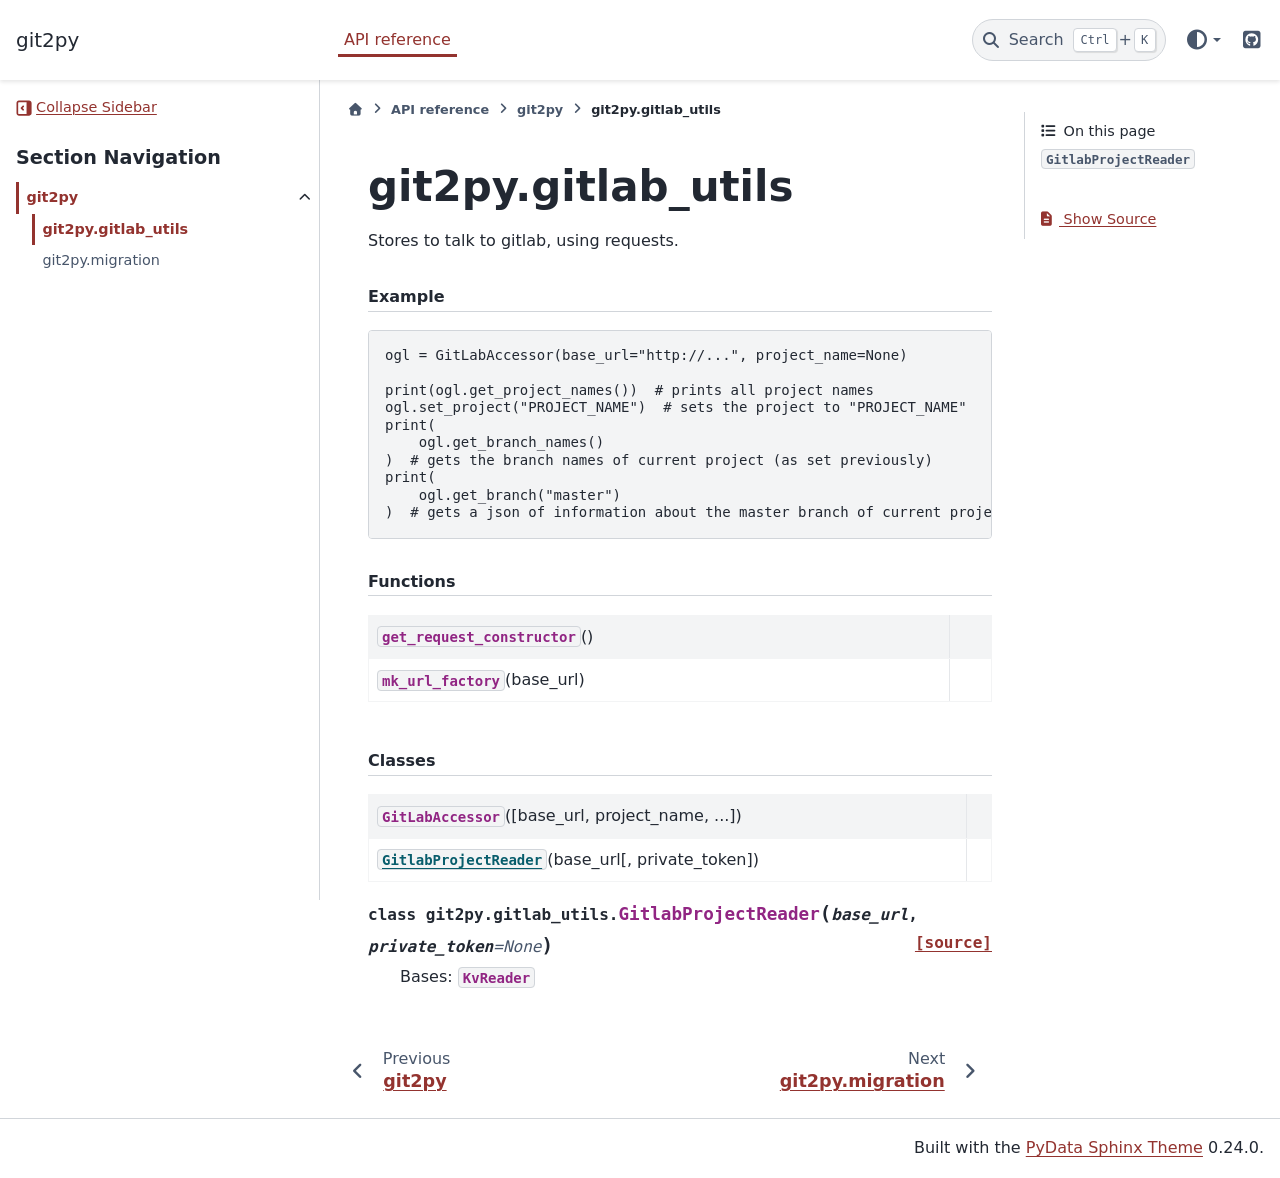
<file: _autosummary/git2py.gitlab_utils.html>
<!DOCTYPE html>


<html lang="en" data-content_root="../" >

  <head>
    <meta charset="utf-8" />
    <meta name="viewport" content="width=device-width, initial-scale=1.0" /><meta name="viewport" content="width=device-width, initial-scale=1" />

<link rel="alternate" type="text/markdown" href="git2py.gitlab_utils.html.md">
<link rel="describedby" href="../llms.txt" type="text/markdown">
<link rel="alternate" type="text/markdown" href="git2py.gitlab_utils.html.md">
<link rel="describedby" href="llms.txt">
    <title>git2py.gitlab_utils &#8212; git2py</title>
  
  
  
  <script data-cfasync="false">
    document.documentElement.dataset.mode = localStorage.getItem("mode") || "";
    document.documentElement.dataset.theme = localStorage.getItem("theme") || "";
  </script>
  <!--
    this give us a css class that will be invisible only if js is disabled
  -->
  <noscript>
    <style>
      .pst-js-only { display: none !important; }

    </style>
  </noscript>
  
  <!-- Loaded before other Sphinx assets -->
  <link href="../_static/styles/theme.css?digest=75c7c72ae941e8b558d8" rel="stylesheet" />
<link href="../_static/styles/pydata-sphinx-theme.css?digest=75c7c72ae941e8b558d8" rel="stylesheet" />

    <link rel="stylesheet" type="text/css" href="../_static/pygments.css?v=d75fae25" />
    <link rel="stylesheet" type="text/css" href="../_static/sphinx_autodoc_typehints.css?v=057ac668" />
    <link rel="stylesheet" type="text/css" href="../_static/copybutton.css?v=76b2166b" />
    <link rel="stylesheet" type="text/css" href="../_static/epythet.css?v=1b108281" />
  
  <!-- So that users can add custom icons -->
  <script defer src="../_static/scripts/fontawesome.js?digest=75c7c72ae941e8b558d8"></script>
  <!-- Pre-loaded scripts that we'll load fully later -->
  <link rel="preload" as="script" href="../_static/scripts/bootstrap.js?digest=75c7c72ae941e8b558d8" />
<link rel="preload" as="script" href="../_static/scripts/pydata-sphinx-theme.js?digest=75c7c72ae941e8b558d8" />

    <script src="../_static/documentation_options.js?v=53b53b71"></script>
    <script src="../_static/doctools.js?v=fd6eb6e6"></script>
    <script src="../_static/sphinx_highlight.js?v=6ffebe34"></script>
    <script src="../_static/clipboard.min.js?v=a7894cd8"></script>
    <script src="../_static/copybutton.js?v=fd10adb8"></script>
    <script>DOCUMENTATION_OPTIONS.pagename = '_autosummary/git2py.gitlab_utils';</script>
    <script>DOCUMENTATION_OPTIONS.search_as_you_type = false;</script>
    <link rel="index" title="Index" href="../genindex.html" />
    <link rel="search" title="Search" href="../search.html" />
    <link rel="next" title="git2py.migration" href="git2py.migration.html" />
    <link rel="prev" title="git2py" href="git2py.html" />
  <meta name="viewport" content="width=device-width, initial-scale=1"/>
  <meta name="color-scheme" content="light dark"/>
  <meta name="docsearch:language" content="en"/>
  <meta name="docsearch:version" content="0.0.8" />
  
    
    <script src="../_static/searchtools.js"></script>
    <script src="../_static/language_data.js"></script>
    <script src="../searchindex.js"></script>
  
  </head>
  <body data-default-mode="">
  
  
  <div id="pst-skip-link" class="skip-link d-print-none"><a href="#main-content">Skip to main content</a></div>

  
  <div id="pst-scroll-pixel-helper"></div>
  
  <button type="button" class="btn rounded-pill" id="pst-back-to-top">
    <i class="fa-solid fa-arrow-up"></i>Back to top</button>
  
  
  
  
  <dialog id="pst-search-dialog">
    
<form class="bd-search d-flex align-items-center"
      action="../search.html"
      method="get">
  <i class="fa-solid fa-magnifying-glass"></i>
  <input type="search"
         class="form-control"
         name="q"
         placeholder="Search the docs ..."
         aria-label="Search the docs ..."
         autocomplete="off"
         autocorrect="off"
         autocapitalize="off"
         spellcheck="false"/>
  <span class="search-button__kbd-shortcut"><kbd class="kbd-shortcut__modifier">Ctrl</kbd>+<kbd>K</kbd></span>
</form>
  </dialog>

  <div class="pst-async-banner-revealer d-none">
  <aside id="bd-header-version-warning" class="d-none d-print-none" aria-label="Version warning"></aside>
</div>

  
    <header id="pst-header" class="bd-header navbar navbar-expand-lg bd-navbar d-print-none">
<div class="bd-header__inner bd-page-width">
  <button type="button" class="pst-navbar-icon sidebar-toggle primary-toggle" aria-label="Site navigation" aria-expanded="false" aria-controls="pst-primary-sidebar-modal">
    <span class="fa-solid fa-bars"></span>
  </button>
  
  
  <div class="col-lg-3 navbar-header-items__start">
    
      <div class="navbar-item">

  
    
  

<a class="navbar-brand logo" href="../index.html">
  
  
  
  
  
  
    <p class="title logo__title">git2py</p>
  
</a></div>
    
  </div>
  
  <div class="col-lg-9 navbar-header-items">
    
    <div class="me-auto navbar-header-items__center">
      
        <div class="navbar-item">
<nav>
  <ul class="bd-navbar-elements navbar-nav">
    
<li class="nav-item current active">
  <a class="nav-link nav-internal" href="../api.html">
    API reference
  </a>
</li>

  </ul>
</nav></div>
      
    </div>
    
    
    <div class="navbar-header-items__end">
      
        <div class="navbar-item navbar-persistent--container">
          

<button type="button" class="btn search-button-field search-button__button pst-js-only" title="Search" aria-label="Search" data-bs-placement="bottom" data-bs-toggle="tooltip">
 <i class="fa-solid fa-magnifying-glass"></i>
 <span class="search-button__default-text">Search</span>
 <span class="search-button__kbd-shortcut"><kbd class="kbd-shortcut__modifier">Ctrl</kbd>+<kbd class="kbd-shortcut__modifier">K</kbd></span>
</button>
        </div>
      
      
        <div class="navbar-item">

<div class="theme-switch-container dropdown pst-js-only" data-bs-toggle="tooltip" data-bs-placement="bottom" title="Color mode">
  <button type="button" class="btn btn-sm nav-link pst-navbar-icon theme-switch-button dropdown-toggle" aria-label="Color mode" data-bs-toggle="dropdown">
    <i class="theme-switch fa-solid fa-sun fa-lg" data-mode="light" title="Light"></i>
    <i class="theme-switch fa-solid fa-moon fa-lg" data-mode="dark" title="Dark"></i>
    <i class="theme-switch fa-solid fa-circle-half-stroke fa-lg" data-mode="auto" title="System Settings"></i>
  </button>
  <ul class="dropdown-menu dropdown-menu-end">
    <li><button type="button" class="dropdown-item d-flex align-items-center theme-change-button" data-mode="auto"><i class="fa-solid fa-circle-half-stroke fa-lg me-1"></i>System Settings</button></li>
    <li><button type="button" class="dropdown-item d-flex align-items-center theme-change-button" data-mode="light"><i class="fa-solid fa-sun fa-lg me-1"></i>Light</button></li>
    <li><button type="button" class="dropdown-item d-flex align-items-center theme-change-button" data-mode="dark"><i class="fa-solid fa-moon fa-lg me-1"></i>Dark</button></li>
  </ul>
</div></div>
      
        <div class="navbar-item"><ul class="navbar-icon-links"
    aria-label="Icon Links">
        <li class="nav-item">
          
          
          
          
          
          
          
          
          <a href="https://github.com/i2mint/git2py" title="GitHub" class="nav-link pst-navbar-icon" rel="noopener" target="_blank" data-bs-toggle="tooltip" data-bs-placement="bottom"><i class="fa-brands fa-square-github fa-lg" aria-hidden="true"></i><span class="visually-hidden">GitHub</span></a>
        </li>
</ul></div>
      
    </div>
    
  </div>
  
  
    <div class="navbar-persistent--mobile">

<button type="button" class="btn search-button-field search-button__button pst-js-only" title="Search" aria-label="Search" data-bs-placement="bottom" data-bs-toggle="tooltip">
 <i class="fa-solid fa-magnifying-glass"></i>
 <span class="search-button__default-text">Search</span>
 <span class="search-button__kbd-shortcut"><kbd class="kbd-shortcut__modifier">Ctrl</kbd>+<kbd class="kbd-shortcut__modifier">K</kbd></span>
</button>
    </div>
  

  
    <button type="button" class="pst-navbar-icon sidebar-toggle secondary-toggle" aria-label="On this page" aria-expanded="false" aria-controls="pst-secondary-sidebar-modal">
      <span class="fa-solid fa-outdent"></span>
    </button>
  
</div>

    </header>
  

  <div class="bd-container">
    <div class="bd-container__inner bd-page-width">
      
      
      
      <dialog id="pst-primary-sidebar-modal" tabindex="-1"></dialog>
      <div id="pst-primary-sidebar" class="bd-sidebar-primary bd-sidebar">
        

  
  <div class="sidebar-header-items sidebar-primary__section">
    
    
      <div class="sidebar-header-items__center">
        
          
          
            <div class="navbar-item">
<nav>
  <ul class="bd-navbar-elements navbar-nav">
    
<li class="nav-item current active">
  <a class="nav-link nav-internal" href="../api.html">
    API reference
  </a>
</li>

  </ul>
</nav></div>
          
        
      </div>
    
    
    
      <div class="sidebar-header-items__end">
        
          <div class="navbar-item">

<div class="theme-switch-container dropdown pst-js-only" data-bs-toggle="tooltip" data-bs-placement="bottom" title="Color mode">
  <button type="button" class="btn btn-sm nav-link pst-navbar-icon theme-switch-button dropdown-toggle" aria-label="Color mode" data-bs-toggle="dropdown">
    <i class="theme-switch fa-solid fa-sun fa-lg" data-mode="light" title="Light"></i>
    <i class="theme-switch fa-solid fa-moon fa-lg" data-mode="dark" title="Dark"></i>
    <i class="theme-switch fa-solid fa-circle-half-stroke fa-lg" data-mode="auto" title="System Settings"></i>
  </button>
  <ul class="dropdown-menu dropdown-menu-end">
    <li><button type="button" class="dropdown-item d-flex align-items-center theme-change-button" data-mode="auto"><i class="fa-solid fa-circle-half-stroke fa-lg me-1"></i>System Settings</button></li>
    <li><button type="button" class="dropdown-item d-flex align-items-center theme-change-button" data-mode="light"><i class="fa-solid fa-sun fa-lg me-1"></i>Light</button></li>
    <li><button type="button" class="dropdown-item d-flex align-items-center theme-change-button" data-mode="dark"><i class="fa-solid fa-moon fa-lg me-1"></i>Dark</button></li>
  </ul>
</div></div>
        
          <div class="navbar-item"><ul class="navbar-icon-links"
    aria-label="Icon Links">
        <li class="nav-item">
          
          
          
          
          
          
          
          
          <a href="https://github.com/i2mint/git2py" title="GitHub" class="nav-link pst-navbar-icon" rel="noopener" target="_blank" data-bs-toggle="tooltip" data-bs-placement="bottom"><i class="fa-brands fa-square-github fa-lg" aria-hidden="true"></i><span class="visually-hidden">GitHub</span></a>
        </li>
</ul></div>
        
      </div>
    
  </div>
  
    <div class="sidebar-primary-items__start sidebar-primary__section">
        <div class="sidebar-primary-item pst-sidebar-collapse"><button type="button" id="pst-collapse-sidebar-button" aria-expanded="true" aria-controls="pst-primary-sidebar">
  <svg class="pst-icon" role="img" aria-hidden="true" focusable="false" viewBox="0 0 16 16" xmlns="http://www.w3.org/2000/svg">
    <path fill="currentColor" d="M3 15.5C2.36232 15.5 1.74874 15.2564 1.28478 14.8189C0.820828 14.3815 0.541576 13.7832 0.504167 13.1467L0.5 13L0.5 3C0.499965 2.36232 0.743605 1.74874 1.18107 1.28478C1.61854 0.820828 2.21676 0.541576 2.85333 0.504167L3 0.5L13 0.5C13.6377 0.499965 14.2513 0.743605 14.7152 1.18107C15.1792 1.61854 15.4584 2.21676 15.4958 2.85333L15.5 3L15.5 13C15.5 13.6377 15.2564 14.2513 14.8189 14.7152C14.3815 15.1792 13.7832 15.4584 13.1467 15.4958L13 15.5L3 15.5ZM3 13.8333L10.5 13.8333L10.5 2.16667L3 2.16667C2.79589 2.16669 2.59889 2.24163 2.44636 2.37726C2.29383 2.5129 2.19638 2.69979 2.1725 2.9025L2.16667 3L2.16667 13C2.16669 13.2041 2.24163 13.4011 2.37726 13.5536C2.5129 13.7062 2.69979 13.8036 2.9025 13.8275L3 13.8333ZM6.65583 10.325L6.5775 10.2558L4.91083 8.58917C4.76735 8.44567 4.68116 8.25476 4.66843 8.05223C4.65569 7.84971 4.71729 7.6495 4.84167 7.48917L4.91083 7.41083L6.5775 5.74417C6.72747 5.59471 6.9287 5.50794 7.14032 5.50148C7.35194 5.49502 7.55809 5.56935 7.7169 5.70937C7.8757 5.8494 7.97525 6.04463 7.99533 6.25539C8.01541 6.46616 7.95451 6.67667 7.825 6.84417L7.75583 6.9225L6.67917 8L7.75583 9.0775C7.89931 9.22099 7.98551 9.41191 7.99824 9.61443C8.01097 9.81695 7.94938 10.0172 7.825 10.1775L7.75583 10.2558C7.61234 10.3993 7.42142 10.4855 7.2189 10.4982C7.01638 10.511 6.81617 10.4494 6.65583 10.325Z"/>
  </svg>
  <span class="pst-collapse-sidebar-label">Collapse Sidebar</span>
  <span class="pst-expand-sidebar-label">Expand Sidebar</span>
</button></div>
        <div class="sidebar-primary-item">

<nav class="bd-docs-nav bd-links"
     aria-label="Section Navigation">
  <p class="bd-links__title" role="heading" aria-level="1">Section Navigation</p>
  <div class="bd-toc-item navbar-nav"><ul class="current nav bd-sidenav">
<li class="toctree-l1 current active has-children"><a class="reference internal" href="git2py.html">git2py</a><details open="open"><summary><span class="toctree-toggle" role="presentation"><i class="fa-solid fa-chevron-down"></i></span></summary><ul class="current">
<li class="toctree-l2 current active"><a aria-current="page" class="current reference internal" href="#">git2py.gitlab_utils</a></li>
<li class="toctree-l2"><a class="reference internal" href="git2py.migration.html">git2py.migration</a></li>
</ul>
</details></li>
</ul>
</div>
</nav></div>
    </div>
  
  
  <div class="sidebar-primary-items__end sidebar-primary__section">
      <div class="sidebar-primary-item">
<div id="ethical-ad-placement"
      class="flat"
      data-ea-publisher="readthedocs"
      data-ea-type="readthedocs-sidebar"
      data-ea-manual="true">
</div></div>
  </div>


      </div>
      
      <main id="main-content" class="bd-main" role="main">
        
        
          <div class="bd-content">
            <div class="bd-article-container">
              
              <div class="bd-header-article d-print-none">
<div class="header-article-items header-article__inner">
  
    <div class="header-article-items__start">
      
        <div class="header-article-item">

<nav aria-label="Breadcrumb" class="d-print-none">
  <ul class="bd-breadcrumbs">
    
    <li class="breadcrumb-item breadcrumb-home">
      <a href="../index.html" class="nav-link" aria-label="Home">
        <i class="fa-solid fa-house"></i>
      </a>
    </li>
    
    <li class="breadcrumb-item"><a href="../api.html" class="nav-link">API reference</a></li>
    
    
    <li class="breadcrumb-item"><a href="git2py.html" class="nav-link">git2py</a></li>
    
    <li class="breadcrumb-item active" aria-current="page"><span class="ellipsis">git2py.gitlab_utils</span></li>
  </ul>
</nav>
</div>
      
    </div>
  
  
</div>
</div>
              
              
              
                
<div id="searchbox"></div>
                <article class="bd-article">
                  
  <section id="module-git2py.gitlab_utils">
<span id="git2py-gitlab-utils"></span><h1>git2py.gitlab_utils<a class="headerlink" href="#module-git2py.gitlab_utils" title="Link to this heading">#</a></h1>
<p>Stores to talk to gitlab, using requests.</p>
<p class="rubric">Example</p>
<div class="highlight-text notranslate"><div class="highlight"><pre><span></span>ogl = GitLabAccessor(base_url="http://...", project_name=None)

print(ogl.get_project_names())  # prints all project names
ogl.set_project("PROJECT_NAME")  # sets the project to "PROJECT_NAME"
print(
    ogl.get_branch_names()
)  # gets the branch names of current project (as set previously)
print(
    ogl.get_branch("master")
)  # gets a json of information about the master branch of current project.
</pre></div>
</div>
<p class="rubric">Functions</p>
<div class="pst-scrollable-table-container"><table class="autosummary longtable table">
<tbody>
<tr class="row-odd"><td><p><code class="xref py py-obj docutils literal notranslate"><span class="pre">get_request_constructor</span></code>()</p></td>
<td><p></p></td>
</tr>
<tr class="row-even"><td><p><code class="xref py py-obj docutils literal notranslate"><span class="pre">mk_url_factory</span></code>(base_url)</p></td>
<td><p></p></td>
</tr>
</tbody>
</table>
</div>
<p class="rubric">Classes</p>
<div class="pst-scrollable-table-container"><table class="autosummary longtable table">
<tbody>
<tr class="row-odd"><td><p><code class="xref py py-obj docutils literal notranslate"><span class="pre">GitLabAccessor</span></code>([base_url, project_name, ...])</p></td>
<td><p></p></td>
</tr>
<tr class="row-even"><td><p><a class="reference internal" href="#git2py.gitlab_utils.GitlabProjectReader" title="git2py.gitlab_utils.GitlabProjectReader"><code class="xref py py-obj docutils literal notranslate"><span class="pre">GitlabProjectReader</span></code></a>(base_url[, private_token])</p></td>
<td><p></p></td>
</tr>
</tbody>
</table>
</div>
<dl class="py class">
<dt class="sig sig-object py" id="git2py.gitlab_utils.GitlabProjectReader">
<span class="property"><span class="k"><span class="pre">class</span></span><span class="w"> </span></span><span class="sig-prename descclassname"><span class="pre">git2py.gitlab_utils.</span></span><span class="sig-name descname"><span class="pre">GitlabProjectReader</span></span><span class="sig-paren">(</span><em class="sig-param"><span class="n"><span class="pre">base_url</span></span></em>, <em class="sig-param"><span class="n"><span class="pre">private_token</span></span><span class="o"><span class="pre">=</span></span><span class="default_value"><span class="pre">None</span></span></em><span class="sig-paren">)</span><a class="reference internal" href="../_modules/git2py/gitlab_utils.html#GitlabProjectReader"><span class="viewcode-link"><span class="pre">[source]</span></span></a><a class="headerlink" href="#git2py.gitlab_utils.GitlabProjectReader" title="Link to this definition">#</a></dt>
<dd><p>Bases: <code class="xref py py-class docutils literal notranslate"><span class="pre">KvReader</span></code></p>
</dd></dl>

</section>


                </article>
              
              
              
              
              
                <footer class="prev-next-footer d-print-none">
                  
<div class="prev-next-area">
    <a class="left-prev"
       href="git2py.html"
       title="previous page">
      <i class="fa-solid fa-angle-left"></i>
      <div class="prev-next-info">
        <p class="prev-next-subtitle">previous</p>
        <p class="prev-next-title">git2py</p>
      </div>
    </a>
    <a class="right-next"
       href="git2py.migration.html"
       title="next page">
      <div class="prev-next-info">
        <p class="prev-next-subtitle">next</p>
        <p class="prev-next-title">git2py.migration</p>
      </div>
      <i class="fa-solid fa-angle-right"></i>
    </a>
</div>
                </footer>
              
            </div>
            
            
              
                <dialog id="pst-secondary-sidebar-modal" tabindex="-1"></dialog>
                <div id="pst-secondary-sidebar" class="bd-sidebar-secondary bd-toc"><div class="sidebar-secondary-items sidebar-secondary__inner">


  <div class="sidebar-secondary-item">
<div
    id="pst-page-navigation-heading-2"
    class="page-toc tocsection onthispage">
    <i class="fa-solid fa-list"></i> On this page
  </div>
  <nav id="pst-page-toc-nav" class="page-toc" aria-labelledby="pst-page-navigation-heading-2">
    <ul class="pst-show_toc_level nav section-nav flex-column">
<li class="toc-h2 nav-item toc-entry"><a class="reference internal nav-link" href="#git2py.gitlab_utils.GitlabProjectReader"><code class="docutils literal notranslate"><span class="pre">GitlabProjectReader</span></code></a></li>
</ul>
  </nav></div>

  <div class="sidebar-secondary-item">

  <div class="tocsection sourcelink">
    <a href="../_sources/_autosummary/git2py.gitlab_utils.rst.txt">
      <i class="fa-solid fa-file-lines"></i> Show Source
    </a>
  </div>
</div>

</div></div>
              
            
          </div>
          <footer class="bd-footer-content">
            
          </footer>
        
      </main>
    </div>
  </div>
  
  <!-- Scripts loaded after <body> so the DOM is not blocked -->
  <script defer src="../_static/scripts/bootstrap.js?digest=75c7c72ae941e8b558d8"></script>
<script defer src="../_static/scripts/pydata-sphinx-theme.js?digest=75c7c72ae941e8b558d8"></script>

  <footer class="bd-footer">
<div class="bd-footer__inner bd-page-width">
  
  
  
    <div class="footer-items__end">
      
        <div class="footer-item">
<p class="theme-version">
  <!-- # L10n: Setting the PST URL as an argument as this does not need to be localized -->
  Built with the <a href="https://pydata-sphinx-theme.readthedocs.io/en/stable/index.html">PyData Sphinx Theme</a> 0.24.0.
</p></div>
      
    </div>
  
</div>

  </footer>
  </body>
</html>
</file>
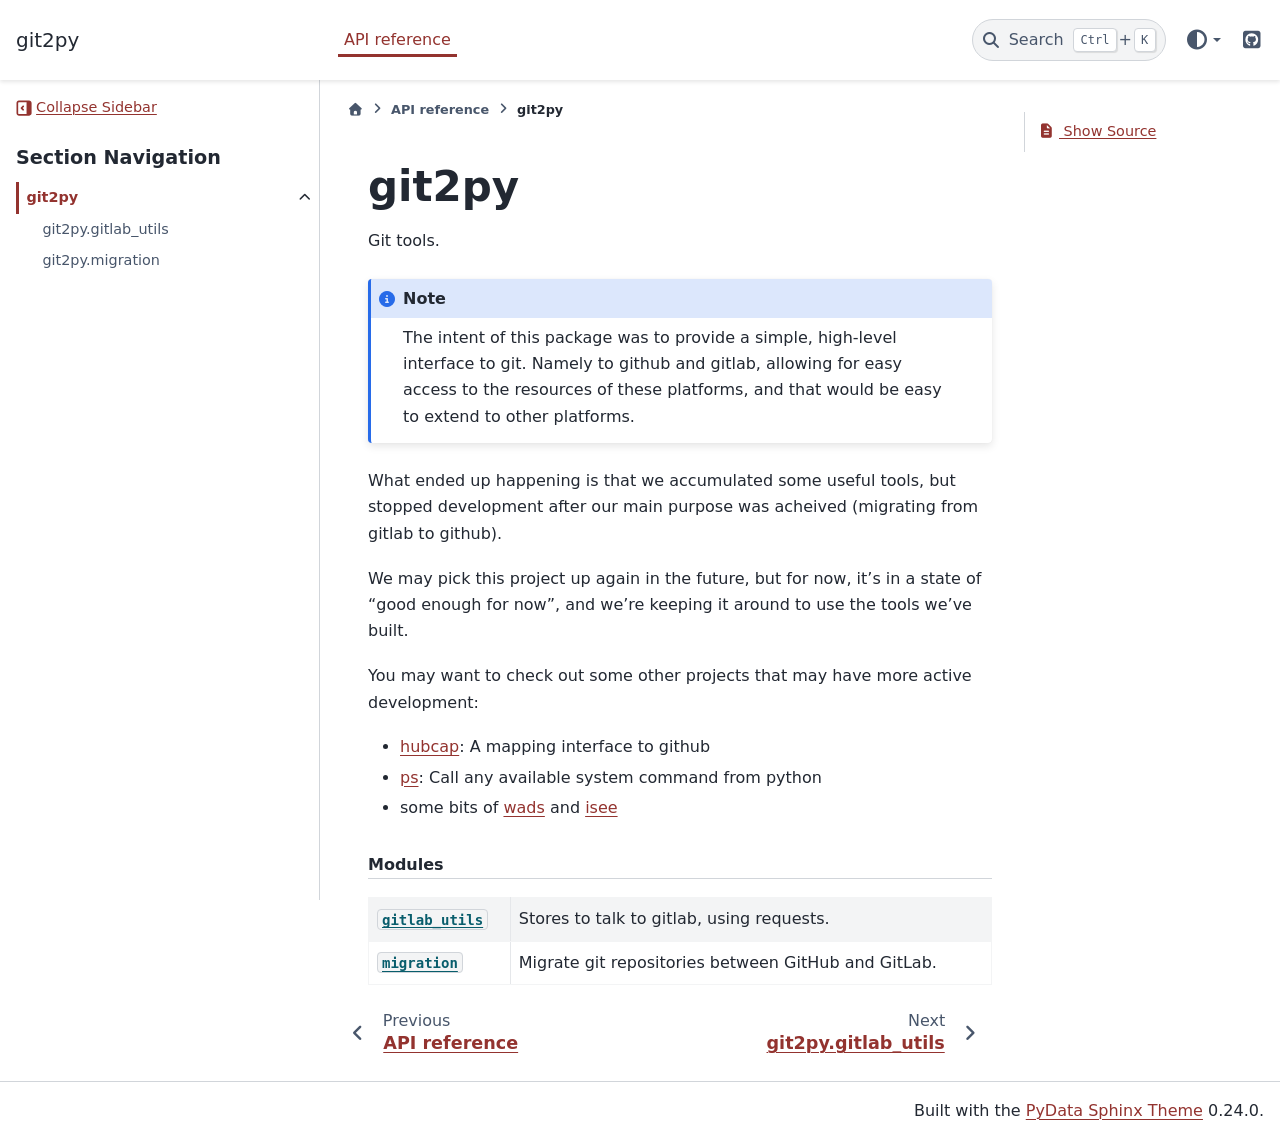
<file: _autosummary/git2py.html>
<!DOCTYPE html>


<html lang="en" data-content_root="../" >

  <head>
    <meta charset="utf-8" />
    <meta name="viewport" content="width=device-width, initial-scale=1.0" /><meta name="viewport" content="width=device-width, initial-scale=1" />

<link rel="alternate" type="text/markdown" href="git2py.html.md">
<link rel="describedby" href="../llms.txt" type="text/markdown">
<link rel="alternate" type="text/markdown" href="git2py.html.md">
<link rel="describedby" href="llms.txt">
    <title>git2py &#8212; git2py</title>
  
  
  
  <script data-cfasync="false">
    document.documentElement.dataset.mode = localStorage.getItem("mode") || "";
    document.documentElement.dataset.theme = localStorage.getItem("theme") || "";
  </script>
  <!--
    this give us a css class that will be invisible only if js is disabled
  -->
  <noscript>
    <style>
      .pst-js-only { display: none !important; }

    </style>
  </noscript>
  
  <!-- Loaded before other Sphinx assets -->
  <link href="../_static/styles/theme.css?digest=75c7c72ae941e8b558d8" rel="stylesheet" />
<link href="../_static/styles/pydata-sphinx-theme.css?digest=75c7c72ae941e8b558d8" rel="stylesheet" />

    <link rel="stylesheet" type="text/css" href="../_static/pygments.css?v=d75fae25" />
    <link rel="stylesheet" type="text/css" href="../_static/sphinx_autodoc_typehints.css?v=057ac668" />
    <link rel="stylesheet" type="text/css" href="../_static/copybutton.css?v=76b2166b" />
    <link rel="stylesheet" type="text/css" href="../_static/epythet.css?v=1b108281" />
  
  <!-- So that users can add custom icons -->
  <script defer src="../_static/scripts/fontawesome.js?digest=75c7c72ae941e8b558d8"></script>
  <!-- Pre-loaded scripts that we'll load fully later -->
  <link rel="preload" as="script" href="../_static/scripts/bootstrap.js?digest=75c7c72ae941e8b558d8" />
<link rel="preload" as="script" href="../_static/scripts/pydata-sphinx-theme.js?digest=75c7c72ae941e8b558d8" />

    <script src="../_static/documentation_options.js?v=53b53b71"></script>
    <script src="../_static/doctools.js?v=fd6eb6e6"></script>
    <script src="../_static/sphinx_highlight.js?v=6ffebe34"></script>
    <script src="../_static/clipboard.min.js?v=a7894cd8"></script>
    <script src="../_static/copybutton.js?v=fd10adb8"></script>
    <script>DOCUMENTATION_OPTIONS.pagename = '_autosummary/git2py';</script>
    <script>DOCUMENTATION_OPTIONS.search_as_you_type = false;</script>
    <link rel="index" title="Index" href="../genindex.html" />
    <link rel="search" title="Search" href="../search.html" />
    <link rel="next" title="git2py.gitlab_utils" href="git2py.gitlab_utils.html" />
    <link rel="prev" title="API reference" href="../api.html" />
  <meta name="viewport" content="width=device-width, initial-scale=1"/>
  <meta name="color-scheme" content="light dark"/>
  <meta name="docsearch:language" content="en"/>
  <meta name="docsearch:version" content="0.0.8" />
  
    
    <script src="../_static/searchtools.js"></script>
    <script src="../_static/language_data.js"></script>
    <script src="../searchindex.js"></script>
  
  </head>
  <body data-default-mode="">
  
  
  <div id="pst-skip-link" class="skip-link d-print-none"><a href="#main-content">Skip to main content</a></div>

  
  <div id="pst-scroll-pixel-helper"></div>
  
  <button type="button" class="btn rounded-pill" id="pst-back-to-top">
    <i class="fa-solid fa-arrow-up"></i>Back to top</button>
  
  
  
  
  <dialog id="pst-search-dialog">
    
<form class="bd-search d-flex align-items-center"
      action="../search.html"
      method="get">
  <i class="fa-solid fa-magnifying-glass"></i>
  <input type="search"
         class="form-control"
         name="q"
         placeholder="Search the docs ..."
         aria-label="Search the docs ..."
         autocomplete="off"
         autocorrect="off"
         autocapitalize="off"
         spellcheck="false"/>
  <span class="search-button__kbd-shortcut"><kbd class="kbd-shortcut__modifier">Ctrl</kbd>+<kbd>K</kbd></span>
</form>
  </dialog>

  <div class="pst-async-banner-revealer d-none">
  <aside id="bd-header-version-warning" class="d-none d-print-none" aria-label="Version warning"></aside>
</div>

  
    <header id="pst-header" class="bd-header navbar navbar-expand-lg bd-navbar d-print-none">
<div class="bd-header__inner bd-page-width">
  <button type="button" class="pst-navbar-icon sidebar-toggle primary-toggle" aria-label="Site navigation" aria-expanded="false" aria-controls="pst-primary-sidebar-modal">
    <span class="fa-solid fa-bars"></span>
  </button>
  
  
  <div class="col-lg-3 navbar-header-items__start">
    
      <div class="navbar-item">

  
    
  

<a class="navbar-brand logo" href="../index.html">
  
  
  
  
  
  
    <p class="title logo__title">git2py</p>
  
</a></div>
    
  </div>
  
  <div class="col-lg-9 navbar-header-items">
    
    <div class="me-auto navbar-header-items__center">
      
        <div class="navbar-item">
<nav>
  <ul class="bd-navbar-elements navbar-nav">
    
<li class="nav-item current active">
  <a class="nav-link nav-internal" href="../api.html">
    API reference
  </a>
</li>

  </ul>
</nav></div>
      
    </div>
    
    
    <div class="navbar-header-items__end">
      
        <div class="navbar-item navbar-persistent--container">
          

<button type="button" class="btn search-button-field search-button__button pst-js-only" title="Search" aria-label="Search" data-bs-placement="bottom" data-bs-toggle="tooltip">
 <i class="fa-solid fa-magnifying-glass"></i>
 <span class="search-button__default-text">Search</span>
 <span class="search-button__kbd-shortcut"><kbd class="kbd-shortcut__modifier">Ctrl</kbd>+<kbd class="kbd-shortcut__modifier">K</kbd></span>
</button>
        </div>
      
      
        <div class="navbar-item">

<div class="theme-switch-container dropdown pst-js-only" data-bs-toggle="tooltip" data-bs-placement="bottom" title="Color mode">
  <button type="button" class="btn btn-sm nav-link pst-navbar-icon theme-switch-button dropdown-toggle" aria-label="Color mode" data-bs-toggle="dropdown">
    <i class="theme-switch fa-solid fa-sun fa-lg" data-mode="light" title="Light"></i>
    <i class="theme-switch fa-solid fa-moon fa-lg" data-mode="dark" title="Dark"></i>
    <i class="theme-switch fa-solid fa-circle-half-stroke fa-lg" data-mode="auto" title="System Settings"></i>
  </button>
  <ul class="dropdown-menu dropdown-menu-end">
    <li><button type="button" class="dropdown-item d-flex align-items-center theme-change-button" data-mode="auto"><i class="fa-solid fa-circle-half-stroke fa-lg me-1"></i>System Settings</button></li>
    <li><button type="button" class="dropdown-item d-flex align-items-center theme-change-button" data-mode="light"><i class="fa-solid fa-sun fa-lg me-1"></i>Light</button></li>
    <li><button type="button" class="dropdown-item d-flex align-items-center theme-change-button" data-mode="dark"><i class="fa-solid fa-moon fa-lg me-1"></i>Dark</button></li>
  </ul>
</div></div>
      
        <div class="navbar-item"><ul class="navbar-icon-links"
    aria-label="Icon Links">
        <li class="nav-item">
          
          
          
          
          
          
          
          
          <a href="https://github.com/i2mint/git2py" title="GitHub" class="nav-link pst-navbar-icon" rel="noopener" target="_blank" data-bs-toggle="tooltip" data-bs-placement="bottom"><i class="fa-brands fa-square-github fa-lg" aria-hidden="true"></i><span class="visually-hidden">GitHub</span></a>
        </li>
</ul></div>
      
    </div>
    
  </div>
  
  
    <div class="navbar-persistent--mobile">

<button type="button" class="btn search-button-field search-button__button pst-js-only" title="Search" aria-label="Search" data-bs-placement="bottom" data-bs-toggle="tooltip">
 <i class="fa-solid fa-magnifying-glass"></i>
 <span class="search-button__default-text">Search</span>
 <span class="search-button__kbd-shortcut"><kbd class="kbd-shortcut__modifier">Ctrl</kbd>+<kbd class="kbd-shortcut__modifier">K</kbd></span>
</button>
    </div>
  

  
    <button type="button" class="pst-navbar-icon sidebar-toggle secondary-toggle" aria-label="On this page" aria-expanded="false" aria-controls="pst-secondary-sidebar-modal">
      <span class="fa-solid fa-outdent"></span>
    </button>
  
</div>

    </header>
  

  <div class="bd-container">
    <div class="bd-container__inner bd-page-width">
      
      
      
      <dialog id="pst-primary-sidebar-modal" tabindex="-1"></dialog>
      <div id="pst-primary-sidebar" class="bd-sidebar-primary bd-sidebar">
        

  
  <div class="sidebar-header-items sidebar-primary__section">
    
    
      <div class="sidebar-header-items__center">
        
          
          
            <div class="navbar-item">
<nav>
  <ul class="bd-navbar-elements navbar-nav">
    
<li class="nav-item current active">
  <a class="nav-link nav-internal" href="../api.html">
    API reference
  </a>
</li>

  </ul>
</nav></div>
          
        
      </div>
    
    
    
      <div class="sidebar-header-items__end">
        
          <div class="navbar-item">

<div class="theme-switch-container dropdown pst-js-only" data-bs-toggle="tooltip" data-bs-placement="bottom" title="Color mode">
  <button type="button" class="btn btn-sm nav-link pst-navbar-icon theme-switch-button dropdown-toggle" aria-label="Color mode" data-bs-toggle="dropdown">
    <i class="theme-switch fa-solid fa-sun fa-lg" data-mode="light" title="Light"></i>
    <i class="theme-switch fa-solid fa-moon fa-lg" data-mode="dark" title="Dark"></i>
    <i class="theme-switch fa-solid fa-circle-half-stroke fa-lg" data-mode="auto" title="System Settings"></i>
  </button>
  <ul class="dropdown-menu dropdown-menu-end">
    <li><button type="button" class="dropdown-item d-flex align-items-center theme-change-button" data-mode="auto"><i class="fa-solid fa-circle-half-stroke fa-lg me-1"></i>System Settings</button></li>
    <li><button type="button" class="dropdown-item d-flex align-items-center theme-change-button" data-mode="light"><i class="fa-solid fa-sun fa-lg me-1"></i>Light</button></li>
    <li><button type="button" class="dropdown-item d-flex align-items-center theme-change-button" data-mode="dark"><i class="fa-solid fa-moon fa-lg me-1"></i>Dark</button></li>
  </ul>
</div></div>
        
          <div class="navbar-item"><ul class="navbar-icon-links"
    aria-label="Icon Links">
        <li class="nav-item">
          
          
          
          
          
          
          
          
          <a href="https://github.com/i2mint/git2py" title="GitHub" class="nav-link pst-navbar-icon" rel="noopener" target="_blank" data-bs-toggle="tooltip" data-bs-placement="bottom"><i class="fa-brands fa-square-github fa-lg" aria-hidden="true"></i><span class="visually-hidden">GitHub</span></a>
        </li>
</ul></div>
        
      </div>
    
  </div>
  
    <div class="sidebar-primary-items__start sidebar-primary__section">
        <div class="sidebar-primary-item pst-sidebar-collapse"><button type="button" id="pst-collapse-sidebar-button" aria-expanded="true" aria-controls="pst-primary-sidebar">
  <svg class="pst-icon" role="img" aria-hidden="true" focusable="false" viewBox="0 0 16 16" xmlns="http://www.w3.org/2000/svg">
    <path fill="currentColor" d="M3 15.5C2.36232 15.5 1.74874 15.2564 1.28478 14.8189C0.820828 14.3815 0.541576 13.7832 0.504167 13.1467L0.5 13L0.5 3C0.499965 2.36232 0.743605 1.74874 1.18107 1.28478C1.61854 0.820828 2.21676 0.541576 2.85333 0.504167L3 0.5L13 0.5C13.6377 0.499965 14.2513 0.743605 14.7152 1.18107C15.1792 1.61854 15.4584 2.21676 15.4958 2.85333L15.5 3L15.5 13C15.5 13.6377 15.2564 14.2513 14.8189 14.7152C14.3815 15.1792 13.7832 15.4584 13.1467 15.4958L13 15.5L3 15.5ZM3 13.8333L10.5 13.8333L10.5 2.16667L3 2.16667C2.79589 2.16669 2.59889 2.24163 2.44636 2.37726C2.29383 2.5129 2.19638 2.69979 2.1725 2.9025L2.16667 3L2.16667 13C2.16669 13.2041 2.24163 13.4011 2.37726 13.5536C2.5129 13.7062 2.69979 13.8036 2.9025 13.8275L3 13.8333ZM6.65583 10.325L6.5775 10.2558L4.91083 8.58917C4.76735 8.44567 4.68116 8.25476 4.66843 8.05223C4.65569 7.84971 4.71729 7.6495 4.84167 7.48917L4.91083 7.41083L6.5775 5.74417C6.72747 5.59471 6.9287 5.50794 7.14032 5.50148C7.35194 5.49502 7.55809 5.56935 7.7169 5.70937C7.8757 5.8494 7.97525 6.04463 7.99533 6.25539C8.01541 6.46616 7.95451 6.67667 7.825 6.84417L7.75583 6.9225L6.67917 8L7.75583 9.0775C7.89931 9.22099 7.98551 9.41191 7.99824 9.61443C8.01097 9.81695 7.94938 10.0172 7.825 10.1775L7.75583 10.2558C7.61234 10.3993 7.42142 10.4855 7.2189 10.4982C7.01638 10.511 6.81617 10.4494 6.65583 10.325Z"/>
  </svg>
  <span class="pst-collapse-sidebar-label">Collapse Sidebar</span>
  <span class="pst-expand-sidebar-label">Expand Sidebar</span>
</button></div>
        <div class="sidebar-primary-item">

<nav class="bd-docs-nav bd-links"
     aria-label="Section Navigation">
  <p class="bd-links__title" role="heading" aria-level="1">Section Navigation</p>
  <div class="bd-toc-item navbar-nav"><ul class="current nav bd-sidenav">
<li class="toctree-l1 current active has-children"><a aria-current="page" class="current reference internal" href="#">git2py</a><details open="open"><summary><span class="toctree-toggle" role="presentation"><i class="fa-solid fa-chevron-down"></i></span></summary><ul>
<li class="toctree-l2"><a class="reference internal" href="git2py.gitlab_utils.html">git2py.gitlab_utils</a></li>
<li class="toctree-l2"><a class="reference internal" href="git2py.migration.html">git2py.migration</a></li>
</ul>
</details></li>
</ul>
</div>
</nav></div>
    </div>
  
  
  <div class="sidebar-primary-items__end sidebar-primary__section">
      <div class="sidebar-primary-item">
<div id="ethical-ad-placement"
      class="flat"
      data-ea-publisher="readthedocs"
      data-ea-type="readthedocs-sidebar"
      data-ea-manual="true">
</div></div>
  </div>


      </div>
      
      <main id="main-content" class="bd-main" role="main">
        
        
          <div class="bd-content">
            <div class="bd-article-container">
              
              <div class="bd-header-article d-print-none">
<div class="header-article-items header-article__inner">
  
    <div class="header-article-items__start">
      
        <div class="header-article-item">

<nav aria-label="Breadcrumb" class="d-print-none">
  <ul class="bd-breadcrumbs">
    
    <li class="breadcrumb-item breadcrumb-home">
      <a href="../index.html" class="nav-link" aria-label="Home">
        <i class="fa-solid fa-house"></i>
      </a>
    </li>
    
    <li class="breadcrumb-item"><a href="../api.html" class="nav-link">API reference</a></li>
    
    <li class="breadcrumb-item active" aria-current="page"><span class="ellipsis">git2py</span></li>
  </ul>
</nav>
</div>
      
    </div>
  
  
</div>
</div>
              
              
              
                
<div id="searchbox"></div>
                <article class="bd-article">
                  
  <section id="module-git2py">
<span id="git2py"></span><h1>git2py<a class="headerlink" href="#module-git2py" title="Link to this heading">#</a></h1>
<p>Git tools.</p>
<div class="admonition note">
<p class="admonition-title">Note</p>
<p>The intent of this package was to provide a simple, high-level interface to git.
Namely to github and gitlab, allowing for easy access to the resources of these
platforms, and that would be easy to extend to other platforms.</p>
</div>
<p>What ended up happening is that we accumulated some useful tools, but stopped
development after our main purpose was acheived (migrating from gitlab to github).</p>
<p>We may pick this project up again in the future, but for now, it’s in a state of
“good enough for now”, and we’re keeping it around to use the tools we’ve built.</p>
<p>You may want to check out some other projects that may have more active development:</p>
<ul class="simple">
<li><p><a class="reference external" href="https://github.com/thorwhalen/hubcap">hubcap</a>: A mapping interface to github</p></li>
<li><p><a class="reference external" href="https://github.com/thorwhalen/ps">ps</a>: Call any available system command from python</p></li>
<li><p>some bits of
<a class="reference external" href="https://github.com/i2mint/wads/blob/b82a534bfc9c3f20713e0768291c67c9c2467e01/wads/util.py#L39">wads</a> and
<a class="reference external" href="https://github.com/i2mint/isee/blob/54fa4b2343cb2510f7a9cc34fe4e512ef6050795/isee/common.py#L17">isee</a></p></li>
</ul>
<p class="rubric">Modules</p>
<div class="pst-scrollable-table-container"><table class="autosummary longtable table">
<tbody>
<tr class="row-odd"><td><p><a class="reference internal" href="git2py.gitlab_utils.html#module-git2py.gitlab_utils" title="git2py.gitlab_utils"><code class="xref py py-obj docutils literal notranslate"><span class="pre">gitlab_utils</span></code></a></p></td>
<td><p>Stores to talk to gitlab, using requests.</p></td>
</tr>
<tr class="row-even"><td><p><a class="reference internal" href="git2py.migration.html#module-git2py.migration" title="git2py.migration"><code class="xref py py-obj docutils literal notranslate"><span class="pre">migration</span></code></a></p></td>
<td><p>Migrate git repositories between GitHub and GitLab.</p></td>
</tr>
</tbody>
</table>
</div>
</section>


                </article>
              
              
              
              
              
                <footer class="prev-next-footer d-print-none">
                  
<div class="prev-next-area">
    <a class="left-prev"
       href="../api.html"
       title="previous page">
      <i class="fa-solid fa-angle-left"></i>
      <div class="prev-next-info">
        <p class="prev-next-subtitle">previous</p>
        <p class="prev-next-title">API reference</p>
      </div>
    </a>
    <a class="right-next"
       href="git2py.gitlab_utils.html"
       title="next page">
      <div class="prev-next-info">
        <p class="prev-next-subtitle">next</p>
        <p class="prev-next-title">git2py.gitlab_utils</p>
      </div>
      <i class="fa-solid fa-angle-right"></i>
    </a>
</div>
                </footer>
              
            </div>
            
            
              
                <dialog id="pst-secondary-sidebar-modal" tabindex="-1"></dialog>
                <div id="pst-secondary-sidebar" class="bd-sidebar-secondary bd-toc"><div class="sidebar-secondary-items sidebar-secondary__inner">


  <div class="sidebar-secondary-item">

  <div class="tocsection sourcelink">
    <a href="../_sources/_autosummary/git2py.rst.txt">
      <i class="fa-solid fa-file-lines"></i> Show Source
    </a>
  </div>
</div>

</div></div>
              
            
          </div>
          <footer class="bd-footer-content">
            
          </footer>
        
      </main>
    </div>
  </div>
  
  <!-- Scripts loaded after <body> so the DOM is not blocked -->
  <script defer src="../_static/scripts/bootstrap.js?digest=75c7c72ae941e8b558d8"></script>
<script defer src="../_static/scripts/pydata-sphinx-theme.js?digest=75c7c72ae941e8b558d8"></script>

  <footer class="bd-footer">
<div class="bd-footer__inner bd-page-width">
  
  
  
    <div class="footer-items__end">
      
        <div class="footer-item">
<p class="theme-version">
  <!-- # L10n: Setting the PST URL as an argument as this does not need to be localized -->
  Built with the <a href="https://pydata-sphinx-theme.readthedocs.io/en/stable/index.html">PyData Sphinx Theme</a> 0.24.0.
</p></div>
      
    </div>
  
</div>

  </footer>
  </body>
</html>
</file>
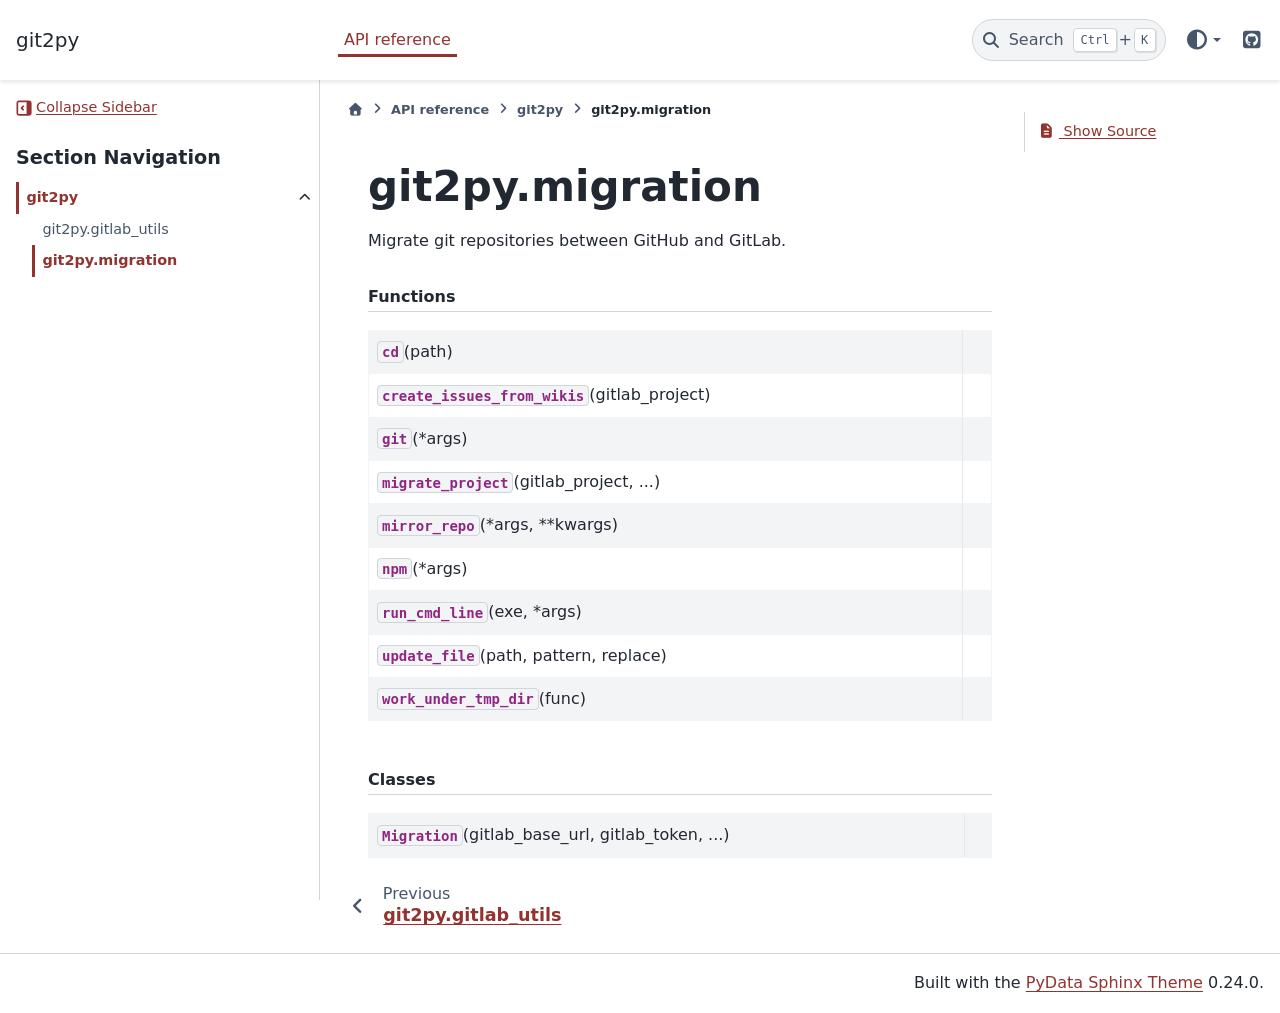
<file: _autosummary/git2py.migration.html>
<!DOCTYPE html>


<html lang="en" data-content_root="../" >

  <head>
    <meta charset="utf-8" />
    <meta name="viewport" content="width=device-width, initial-scale=1.0" /><meta name="viewport" content="width=device-width, initial-scale=1" />

<link rel="alternate" type="text/markdown" href="git2py.migration.html.md">
<link rel="describedby" href="../llms.txt" type="text/markdown">
<link rel="alternate" type="text/markdown" href="git2py.migration.html.md">
<link rel="describedby" href="llms.txt">
    <title>git2py.migration &#8212; git2py</title>
  
  
  
  <script data-cfasync="false">
    document.documentElement.dataset.mode = localStorage.getItem("mode") || "";
    document.documentElement.dataset.theme = localStorage.getItem("theme") || "";
  </script>
  <!--
    this give us a css class that will be invisible only if js is disabled
  -->
  <noscript>
    <style>
      .pst-js-only { display: none !important; }

    </style>
  </noscript>
  
  <!-- Loaded before other Sphinx assets -->
  <link href="../_static/styles/theme.css?digest=75c7c72ae941e8b558d8" rel="stylesheet" />
<link href="../_static/styles/pydata-sphinx-theme.css?digest=75c7c72ae941e8b558d8" rel="stylesheet" />

    <link rel="stylesheet" type="text/css" href="../_static/pygments.css?v=d75fae25" />
    <link rel="stylesheet" type="text/css" href="../_static/sphinx_autodoc_typehints.css?v=057ac668" />
    <link rel="stylesheet" type="text/css" href="../_static/copybutton.css?v=76b2166b" />
    <link rel="stylesheet" type="text/css" href="../_static/epythet.css?v=1b108281" />
  
  <!-- So that users can add custom icons -->
  <script defer src="../_static/scripts/fontawesome.js?digest=75c7c72ae941e8b558d8"></script>
  <!-- Pre-loaded scripts that we'll load fully later -->
  <link rel="preload" as="script" href="../_static/scripts/bootstrap.js?digest=75c7c72ae941e8b558d8" />
<link rel="preload" as="script" href="../_static/scripts/pydata-sphinx-theme.js?digest=75c7c72ae941e8b558d8" />

    <script src="../_static/documentation_options.js?v=53b53b71"></script>
    <script src="../_static/doctools.js?v=fd6eb6e6"></script>
    <script src="../_static/sphinx_highlight.js?v=6ffebe34"></script>
    <script src="../_static/clipboard.min.js?v=a7894cd8"></script>
    <script src="../_static/copybutton.js?v=fd10adb8"></script>
    <script>DOCUMENTATION_OPTIONS.pagename = '_autosummary/git2py.migration';</script>
    <script>DOCUMENTATION_OPTIONS.search_as_you_type = false;</script>
    <link rel="index" title="Index" href="../genindex.html" />
    <link rel="search" title="Search" href="../search.html" />
    <link rel="prev" title="git2py.gitlab_utils" href="git2py.gitlab_utils.html" />
  <meta name="viewport" content="width=device-width, initial-scale=1"/>
  <meta name="color-scheme" content="light dark"/>
  <meta name="docsearch:language" content="en"/>
  <meta name="docsearch:version" content="0.0.8" />
  
    
    <script src="../_static/searchtools.js"></script>
    <script src="../_static/language_data.js"></script>
    <script src="../searchindex.js"></script>
  
  </head>
  <body data-default-mode="">
  
  
  <div id="pst-skip-link" class="skip-link d-print-none"><a href="#main-content">Skip to main content</a></div>

  
  <div id="pst-scroll-pixel-helper"></div>
  
  <button type="button" class="btn rounded-pill" id="pst-back-to-top">
    <i class="fa-solid fa-arrow-up"></i>Back to top</button>
  
  
  
  
  <dialog id="pst-search-dialog">
    
<form class="bd-search d-flex align-items-center"
      action="../search.html"
      method="get">
  <i class="fa-solid fa-magnifying-glass"></i>
  <input type="search"
         class="form-control"
         name="q"
         placeholder="Search the docs ..."
         aria-label="Search the docs ..."
         autocomplete="off"
         autocorrect="off"
         autocapitalize="off"
         spellcheck="false"/>
  <span class="search-button__kbd-shortcut"><kbd class="kbd-shortcut__modifier">Ctrl</kbd>+<kbd>K</kbd></span>
</form>
  </dialog>

  <div class="pst-async-banner-revealer d-none">
  <aside id="bd-header-version-warning" class="d-none d-print-none" aria-label="Version warning"></aside>
</div>

  
    <header id="pst-header" class="bd-header navbar navbar-expand-lg bd-navbar d-print-none">
<div class="bd-header__inner bd-page-width">
  <button type="button" class="pst-navbar-icon sidebar-toggle primary-toggle" aria-label="Site navigation" aria-expanded="false" aria-controls="pst-primary-sidebar-modal">
    <span class="fa-solid fa-bars"></span>
  </button>
  
  
  <div class="col-lg-3 navbar-header-items__start">
    
      <div class="navbar-item">

  
    
  

<a class="navbar-brand logo" href="../index.html">
  
  
  
  
  
  
    <p class="title logo__title">git2py</p>
  
</a></div>
    
  </div>
  
  <div class="col-lg-9 navbar-header-items">
    
    <div class="me-auto navbar-header-items__center">
      
        <div class="navbar-item">
<nav>
  <ul class="bd-navbar-elements navbar-nav">
    
<li class="nav-item current active">
  <a class="nav-link nav-internal" href="../api.html">
    API reference
  </a>
</li>

  </ul>
</nav></div>
      
    </div>
    
    
    <div class="navbar-header-items__end">
      
        <div class="navbar-item navbar-persistent--container">
          

<button type="button" class="btn search-button-field search-button__button pst-js-only" title="Search" aria-label="Search" data-bs-placement="bottom" data-bs-toggle="tooltip">
 <i class="fa-solid fa-magnifying-glass"></i>
 <span class="search-button__default-text">Search</span>
 <span class="search-button__kbd-shortcut"><kbd class="kbd-shortcut__modifier">Ctrl</kbd>+<kbd class="kbd-shortcut__modifier">K</kbd></span>
</button>
        </div>
      
      
        <div class="navbar-item">

<div class="theme-switch-container dropdown pst-js-only" data-bs-toggle="tooltip" data-bs-placement="bottom" title="Color mode">
  <button type="button" class="btn btn-sm nav-link pst-navbar-icon theme-switch-button dropdown-toggle" aria-label="Color mode" data-bs-toggle="dropdown">
    <i class="theme-switch fa-solid fa-sun fa-lg" data-mode="light" title="Light"></i>
    <i class="theme-switch fa-solid fa-moon fa-lg" data-mode="dark" title="Dark"></i>
    <i class="theme-switch fa-solid fa-circle-half-stroke fa-lg" data-mode="auto" title="System Settings"></i>
  </button>
  <ul class="dropdown-menu dropdown-menu-end">
    <li><button type="button" class="dropdown-item d-flex align-items-center theme-change-button" data-mode="auto"><i class="fa-solid fa-circle-half-stroke fa-lg me-1"></i>System Settings</button></li>
    <li><button type="button" class="dropdown-item d-flex align-items-center theme-change-button" data-mode="light"><i class="fa-solid fa-sun fa-lg me-1"></i>Light</button></li>
    <li><button type="button" class="dropdown-item d-flex align-items-center theme-change-button" data-mode="dark"><i class="fa-solid fa-moon fa-lg me-1"></i>Dark</button></li>
  </ul>
</div></div>
      
        <div class="navbar-item"><ul class="navbar-icon-links"
    aria-label="Icon Links">
        <li class="nav-item">
          
          
          
          
          
          
          
          
          <a href="https://github.com/i2mint/git2py" title="GitHub" class="nav-link pst-navbar-icon" rel="noopener" target="_blank" data-bs-toggle="tooltip" data-bs-placement="bottom"><i class="fa-brands fa-square-github fa-lg" aria-hidden="true"></i><span class="visually-hidden">GitHub</span></a>
        </li>
</ul></div>
      
    </div>
    
  </div>
  
  
    <div class="navbar-persistent--mobile">

<button type="button" class="btn search-button-field search-button__button pst-js-only" title="Search" aria-label="Search" data-bs-placement="bottom" data-bs-toggle="tooltip">
 <i class="fa-solid fa-magnifying-glass"></i>
 <span class="search-button__default-text">Search</span>
 <span class="search-button__kbd-shortcut"><kbd class="kbd-shortcut__modifier">Ctrl</kbd>+<kbd class="kbd-shortcut__modifier">K</kbd></span>
</button>
    </div>
  

  
    <button type="button" class="pst-navbar-icon sidebar-toggle secondary-toggle" aria-label="On this page" aria-expanded="false" aria-controls="pst-secondary-sidebar-modal">
      <span class="fa-solid fa-outdent"></span>
    </button>
  
</div>

    </header>
  

  <div class="bd-container">
    <div class="bd-container__inner bd-page-width">
      
      
      
      <dialog id="pst-primary-sidebar-modal" tabindex="-1"></dialog>
      <div id="pst-primary-sidebar" class="bd-sidebar-primary bd-sidebar">
        

  
  <div class="sidebar-header-items sidebar-primary__section">
    
    
      <div class="sidebar-header-items__center">
        
          
          
            <div class="navbar-item">
<nav>
  <ul class="bd-navbar-elements navbar-nav">
    
<li class="nav-item current active">
  <a class="nav-link nav-internal" href="../api.html">
    API reference
  </a>
</li>

  </ul>
</nav></div>
          
        
      </div>
    
    
    
      <div class="sidebar-header-items__end">
        
          <div class="navbar-item">

<div class="theme-switch-container dropdown pst-js-only" data-bs-toggle="tooltip" data-bs-placement="bottom" title="Color mode">
  <button type="button" class="btn btn-sm nav-link pst-navbar-icon theme-switch-button dropdown-toggle" aria-label="Color mode" data-bs-toggle="dropdown">
    <i class="theme-switch fa-solid fa-sun fa-lg" data-mode="light" title="Light"></i>
    <i class="theme-switch fa-solid fa-moon fa-lg" data-mode="dark" title="Dark"></i>
    <i class="theme-switch fa-solid fa-circle-half-stroke fa-lg" data-mode="auto" title="System Settings"></i>
  </button>
  <ul class="dropdown-menu dropdown-menu-end">
    <li><button type="button" class="dropdown-item d-flex align-items-center theme-change-button" data-mode="auto"><i class="fa-solid fa-circle-half-stroke fa-lg me-1"></i>System Settings</button></li>
    <li><button type="button" class="dropdown-item d-flex align-items-center theme-change-button" data-mode="light"><i class="fa-solid fa-sun fa-lg me-1"></i>Light</button></li>
    <li><button type="button" class="dropdown-item d-flex align-items-center theme-change-button" data-mode="dark"><i class="fa-solid fa-moon fa-lg me-1"></i>Dark</button></li>
  </ul>
</div></div>
        
          <div class="navbar-item"><ul class="navbar-icon-links"
    aria-label="Icon Links">
        <li class="nav-item">
          
          
          
          
          
          
          
          
          <a href="https://github.com/i2mint/git2py" title="GitHub" class="nav-link pst-navbar-icon" rel="noopener" target="_blank" data-bs-toggle="tooltip" data-bs-placement="bottom"><i class="fa-brands fa-square-github fa-lg" aria-hidden="true"></i><span class="visually-hidden">GitHub</span></a>
        </li>
</ul></div>
        
      </div>
    
  </div>
  
    <div class="sidebar-primary-items__start sidebar-primary__section">
        <div class="sidebar-primary-item pst-sidebar-collapse"><button type="button" id="pst-collapse-sidebar-button" aria-expanded="true" aria-controls="pst-primary-sidebar">
  <svg class="pst-icon" role="img" aria-hidden="true" focusable="false" viewBox="0 0 16 16" xmlns="http://www.w3.org/2000/svg">
    <path fill="currentColor" d="M3 15.5C2.36232 15.5 1.74874 15.2564 1.28478 14.8189C0.820828 14.3815 0.541576 13.7832 0.504167 13.1467L0.5 13L0.5 3C0.499965 2.36232 0.743605 1.74874 1.18107 1.28478C1.61854 0.820828 2.21676 0.541576 2.85333 0.504167L3 0.5L13 0.5C13.6377 0.499965 14.2513 0.743605 14.7152 1.18107C15.1792 1.61854 15.4584 2.21676 15.4958 2.85333L15.5 3L15.5 13C15.5 13.6377 15.2564 14.2513 14.8189 14.7152C14.3815 15.1792 13.7832 15.4584 13.1467 15.4958L13 15.5L3 15.5ZM3 13.8333L10.5 13.8333L10.5 2.16667L3 2.16667C2.79589 2.16669 2.59889 2.24163 2.44636 2.37726C2.29383 2.5129 2.19638 2.69979 2.1725 2.9025L2.16667 3L2.16667 13C2.16669 13.2041 2.24163 13.4011 2.37726 13.5536C2.5129 13.7062 2.69979 13.8036 2.9025 13.8275L3 13.8333ZM6.65583 10.325L6.5775 10.2558L4.91083 8.58917C4.76735 8.44567 4.68116 8.25476 4.66843 8.05223C4.65569 7.84971 4.71729 7.6495 4.84167 7.48917L4.91083 7.41083L6.5775 5.74417C6.72747 5.59471 6.9287 5.50794 7.14032 5.50148C7.35194 5.49502 7.55809 5.56935 7.7169 5.70937C7.8757 5.8494 7.97525 6.04463 7.99533 6.25539C8.01541 6.46616 7.95451 6.67667 7.825 6.84417L7.75583 6.9225L6.67917 8L7.75583 9.0775C7.89931 9.22099 7.98551 9.41191 7.99824 9.61443C8.01097 9.81695 7.94938 10.0172 7.825 10.1775L7.75583 10.2558C7.61234 10.3993 7.42142 10.4855 7.2189 10.4982C7.01638 10.511 6.81617 10.4494 6.65583 10.325Z"/>
  </svg>
  <span class="pst-collapse-sidebar-label">Collapse Sidebar</span>
  <span class="pst-expand-sidebar-label">Expand Sidebar</span>
</button></div>
        <div class="sidebar-primary-item">

<nav class="bd-docs-nav bd-links"
     aria-label="Section Navigation">
  <p class="bd-links__title" role="heading" aria-level="1">Section Navigation</p>
  <div class="bd-toc-item navbar-nav"><ul class="current nav bd-sidenav">
<li class="toctree-l1 current active has-children"><a class="reference internal" href="git2py.html">git2py</a><details open="open"><summary><span class="toctree-toggle" role="presentation"><i class="fa-solid fa-chevron-down"></i></span></summary><ul class="current">
<li class="toctree-l2"><a class="reference internal" href="git2py.gitlab_utils.html">git2py.gitlab_utils</a></li>
<li class="toctree-l2 current active"><a aria-current="page" class="current reference internal" href="#">git2py.migration</a></li>
</ul>
</details></li>
</ul>
</div>
</nav></div>
    </div>
  
  
  <div class="sidebar-primary-items__end sidebar-primary__section">
      <div class="sidebar-primary-item">
<div id="ethical-ad-placement"
      class="flat"
      data-ea-publisher="readthedocs"
      data-ea-type="readthedocs-sidebar"
      data-ea-manual="true">
</div></div>
  </div>


      </div>
      
      <main id="main-content" class="bd-main" role="main">
        
        
          <div class="bd-content">
            <div class="bd-article-container">
              
              <div class="bd-header-article d-print-none">
<div class="header-article-items header-article__inner">
  
    <div class="header-article-items__start">
      
        <div class="header-article-item">

<nav aria-label="Breadcrumb" class="d-print-none">
  <ul class="bd-breadcrumbs">
    
    <li class="breadcrumb-item breadcrumb-home">
      <a href="../index.html" class="nav-link" aria-label="Home">
        <i class="fa-solid fa-house"></i>
      </a>
    </li>
    
    <li class="breadcrumb-item"><a href="../api.html" class="nav-link">API reference</a></li>
    
    
    <li class="breadcrumb-item"><a href="git2py.html" class="nav-link">git2py</a></li>
    
    <li class="breadcrumb-item active" aria-current="page"><span class="ellipsis">git2py.migration</span></li>
  </ul>
</nav>
</div>
      
    </div>
  
  
</div>
</div>
              
              
              
                
<div id="searchbox"></div>
                <article class="bd-article">
                  
  <section id="module-git2py.migration">
<span id="git2py-migration"></span><h1>git2py.migration<a class="headerlink" href="#module-git2py.migration" title="Link to this heading">#</a></h1>
<p>Migrate git repositories between GitHub and GitLab.</p>
<p class="rubric">Functions</p>
<div class="pst-scrollable-table-container"><table class="autosummary longtable table">
<tbody>
<tr class="row-odd"><td><p><code class="xref py py-obj docutils literal notranslate"><span class="pre">cd</span></code>(path)</p></td>
<td><p></p></td>
</tr>
<tr class="row-even"><td><p><code class="xref py py-obj docutils literal notranslate"><span class="pre">create_issues_from_wikis</span></code>(gitlab_project)</p></td>
<td><p></p></td>
</tr>
<tr class="row-odd"><td><p><code class="xref py py-obj docutils literal notranslate"><span class="pre">git</span></code>(*args)</p></td>
<td><p></p></td>
</tr>
<tr class="row-even"><td><p><code class="xref py py-obj docutils literal notranslate"><span class="pre">migrate_project</span></code>(gitlab_project, ...)</p></td>
<td><p></p></td>
</tr>
<tr class="row-odd"><td><p><code class="xref py py-obj docutils literal notranslate"><span class="pre">mirror_repo</span></code>(*args, **kwargs)</p></td>
<td><p></p></td>
</tr>
<tr class="row-even"><td><p><code class="xref py py-obj docutils literal notranslate"><span class="pre">npm</span></code>(*args)</p></td>
<td><p></p></td>
</tr>
<tr class="row-odd"><td><p><code class="xref py py-obj docutils literal notranslate"><span class="pre">run_cmd_line</span></code>(exe, *args)</p></td>
<td><p></p></td>
</tr>
<tr class="row-even"><td><p><code class="xref py py-obj docutils literal notranslate"><span class="pre">update_file</span></code>(path, pattern, replace)</p></td>
<td><p></p></td>
</tr>
<tr class="row-odd"><td><p><code class="xref py py-obj docutils literal notranslate"><span class="pre">work_under_tmp_dir</span></code>(func)</p></td>
<td><p></p></td>
</tr>
</tbody>
</table>
</div>
<p class="rubric">Classes</p>
<div class="pst-scrollable-table-container"><table class="autosummary longtable table">
<tbody>
<tr class="row-odd"><td><p><code class="xref py py-obj docutils literal notranslate"><span class="pre">Migration</span></code>(gitlab_base_url, gitlab_token, ...)</p></td>
<td><p></p></td>
</tr>
</tbody>
</table>
</div>
</section>


                </article>
              
              
              
              
              
                <footer class="prev-next-footer d-print-none">
                  
<div class="prev-next-area">
    <a class="left-prev"
       href="git2py.gitlab_utils.html"
       title="previous page">
      <i class="fa-solid fa-angle-left"></i>
      <div class="prev-next-info">
        <p class="prev-next-subtitle">previous</p>
        <p class="prev-next-title">git2py.gitlab_utils</p>
      </div>
    </a>
</div>
                </footer>
              
            </div>
            
            
              
                <dialog id="pst-secondary-sidebar-modal" tabindex="-1"></dialog>
                <div id="pst-secondary-sidebar" class="bd-sidebar-secondary bd-toc"><div class="sidebar-secondary-items sidebar-secondary__inner">


  <div class="sidebar-secondary-item">

  <div class="tocsection sourcelink">
    <a href="../_sources/_autosummary/git2py.migration.rst.txt">
      <i class="fa-solid fa-file-lines"></i> Show Source
    </a>
  </div>
</div>

</div></div>
              
            
          </div>
          <footer class="bd-footer-content">
            
          </footer>
        
      </main>
    </div>
  </div>
  
  <!-- Scripts loaded after <body> so the DOM is not blocked -->
  <script defer src="../_static/scripts/bootstrap.js?digest=75c7c72ae941e8b558d8"></script>
<script defer src="../_static/scripts/pydata-sphinx-theme.js?digest=75c7c72ae941e8b558d8"></script>

  <footer class="bd-footer">
<div class="bd-footer__inner bd-page-width">
  
  
  
    <div class="footer-items__end">
      
        <div class="footer-item">
<p class="theme-version">
  <!-- # L10n: Setting the PST URL as an argument as this does not need to be localized -->
  Built with the <a href="https://pydata-sphinx-theme.readthedocs.io/en/stable/index.html">PyData Sphinx Theme</a> 0.24.0.
</p></div>
      
    </div>
  
</div>

  </footer>
  </body>
</html>
</file>
<file: _static/styles/theme.css>
/* Provided by Sphinx's 'basic' theme, and included in the final set of assets */
@import "../basic.css";
</file>
<file: _static/pygments.css>
html[data-theme="light"] .highlight pre { line-height: 125%; }
html[data-theme="light"] .highlight td.linenos .normal { color: inherit; background-color: transparent; padding-left: 5px; padding-right: 5px; }
html[data-theme="light"] .highlight span.linenos { color: inherit; background-color: transparent; padding-left: 5px; padding-right: 5px; }
html[data-theme="light"] .highlight td.linenos .special { color: #000000; background-color: #ffffc0; padding-left: 5px; padding-right: 5px; }
html[data-theme="light"] .highlight span.linenos.special { color: #000000; background-color: #ffffc0; padding-left: 5px; padding-right: 5px; }
html[data-theme="light"] .highlight .hll { background-color: #fae4c2 }
html[data-theme="light"] .highlight { background: #fefefe; color: #080808 }
html[data-theme="light"] .highlight .c { color: #515151 } /* Comment */
html[data-theme="light"] .highlight .err { color: #A12236 } /* Error */
html[data-theme="light"] .highlight .k { color: #6730C5 } /* Keyword */
html[data-theme="light"] .highlight .l { color: #7F4707 } /* Literal */
html[data-theme="light"] .highlight .n { color: #080808 } /* Name */
html[data-theme="light"] .highlight .o { color: #00622F } /* Operator */
html[data-theme="light"] .highlight .p { color: #080808 } /* Punctuation */
html[data-theme="light"] .highlight .ch { color: #515151 } /* Comment.Hashbang */
html[data-theme="light"] .highlight .cm { color: #515151 } /* Comment.Multiline */
html[data-theme="light"] .highlight .cp { color: #515151 } /* Comment.Preproc */
html[data-theme="light"] .highlight .cpf { color: #515151 } /* Comment.PreprocFile */
html[data-theme="light"] .highlight .c1 { color: #515151 } /* Comment.Single */
html[data-theme="light"] .highlight .cs { color: #515151 } /* Comment.Special */
html[data-theme="light"] .highlight .gd { color: #005B82 } /* Generic.Deleted */
html[data-theme="light"] .highlight .ge { font-style: italic } /* Generic.Emph */
html[data-theme="light"] .highlight .gh { color: #005B82 } /* Generic.Heading */
html[data-theme="light"] .highlight .gs { font-weight: bold } /* Generic.Strong */
html[data-theme="light"] .highlight .gu { color: #005B82 } /* Generic.Subheading */
html[data-theme="light"] .highlight .kc { color: #6730C5 } /* Keyword.Constant */
html[data-theme="light"] .highlight .kd { color: #6730C5 } /* Keyword.Declaration */
html[data-theme="light"] .highlight .kn { color: #6730C5 } /* Keyword.Namespace */
html[data-theme="light"] .highlight .kp { color: #6730C5 } /* Keyword.Pseudo */
html[data-theme="light"] .highlight .kr { color: #6730C5 } /* Keyword.Reserved */
html[data-theme="light"] .highlight .kt { color: #7F4707 } /* Keyword.Type */
html[data-theme="light"] .highlight .ld { color: #7F4707 } /* Literal.Date */
html[data-theme="light"] .highlight .m { color: #7F4707 } /* Literal.Number */
html[data-theme="light"] .highlight .s { color: #00622F } /* Literal.String */
html[data-theme="light"] .highlight .na { color: #912583 } /* Name.Attribute */
html[data-theme="light"] .highlight .nb { color: #7F4707 } /* Name.Builtin */
html[data-theme="light"] .highlight .nc { color: #005B82 } /* Name.Class */
html[data-theme="light"] .highlight .no { color: #005B82 } /* Name.Constant */
html[data-theme="light"] .highlight .nd { color: #7F4707 } /* Name.Decorator */
html[data-theme="light"] .highlight .ni { color: #00622F } /* Name.Entity */
html[data-theme="light"] .highlight .ne { color: #6730C5 } /* Name.Exception */
html[data-theme="light"] .highlight .nf { color: #005B82 } /* Name.Function */
html[data-theme="light"] .highlight .nl { color: #7F4707 } /* Name.Label */
html[data-theme="light"] .highlight .nn { color: #080808 } /* Name.Namespace */
html[data-theme="light"] .highlight .nx { color: #080808 } /* Name.Other */
html[data-theme="light"] .highlight .py { color: #005B82 } /* Name.Property */
html[data-theme="light"] .highlight .nt { color: #005B82 } /* Name.Tag */
html[data-theme="light"] .highlight .nv { color: #A12236 } /* Name.Variable */
html[data-theme="light"] .highlight .ow { color: #6730C5 } /* Operator.Word */
html[data-theme="light"] .highlight .pm { color: #080808 } /* Punctuation.Marker */
html[data-theme="light"] .highlight .w { color: #080808 } /* Text.Whitespace */
html[data-theme="light"] .highlight .mb { color: #7F4707 } /* Literal.Number.Bin */
html[data-theme="light"] .highlight .mf { color: #7F4707 } /* Literal.Number.Float */
html[data-theme="light"] .highlight .mh { color: #7F4707 } /* Literal.Number.Hex */
html[data-theme="light"] .highlight .mi { color: #7F4707 } /* Literal.Number.Integer */
html[data-theme="light"] .highlight .mo { color: #7F4707 } /* Literal.Number.Oct */
html[data-theme="light"] .highlight .sa { color: #00622F } /* Literal.String.Affix */
html[data-theme="light"] .highlight .sb { color: #00622F } /* Literal.String.Backtick */
html[data-theme="light"] .highlight .sc { color: #00622F } /* Literal.String.Char */
html[data-theme="light"] .highlight .dl { color: #00622F } /* Literal.String.Delimiter */
html[data-theme="light"] .highlight .sd { color: #00622F } /* Literal.String.Doc */
html[data-theme="light"] .highlight .s2 { color: #00622F } /* Literal.String.Double */
html[data-theme="light"] .highlight .se { color: #00622F } /* Literal.String.Escape */
html[data-theme="light"] .highlight .sh { color: #00622F } /* Literal.String.Heredoc */
html[data-theme="light"] .highlight .si { color: #00622F } /* Literal.String.Interpol */
html[data-theme="light"] .highlight .sx { color: #00622F } /* Literal.String.Other */
html[data-theme="light"] .highlight .sr { color: #A12236 } /* Literal.String.Regex */
html[data-theme="light"] .highlight .s1 { color: #00622F } /* Literal.String.Single */
html[data-theme="light"] .highlight .ss { color: #005B82 } /* Literal.String.Symbol */
html[data-theme="light"] .highlight .bp { color: #7F4707 } /* Name.Builtin.Pseudo */
html[data-theme="light"] .highlight .fm { color: #005B82 } /* Name.Function.Magic */
html[data-theme="light"] .highlight .vc { color: #A12236 } /* Name.Variable.Class */
html[data-theme="light"] .highlight .vg { color: #A12236 } /* Name.Variable.Global */
html[data-theme="light"] .highlight .vi { color: #A12236 } /* Name.Variable.Instance */
html[data-theme="light"] .highlight .vm { color: #7F4707 } /* Name.Variable.Magic */
html[data-theme="light"] .highlight .il { color: #7F4707 } /* Literal.Number.Integer.Long */
html[data-theme="dark"] .highlight pre { line-height: 125%; }
html[data-theme="dark"] .highlight td.linenos .normal { color: inherit; background-color: transparent; padding-left: 5px; padding-right: 5px; }
html[data-theme="dark"] .highlight span.linenos { color: inherit; background-color: transparent; padding-left: 5px; padding-right: 5px; }
html[data-theme="dark"] .highlight td.linenos .special { color: #000000; background-color: #ffffc0; padding-left: 5px; padding-right: 5px; }
html[data-theme="dark"] .highlight span.linenos.special { color: #000000; background-color: #ffffc0; padding-left: 5px; padding-right: 5px; }
html[data-theme="dark"] .highlight .hll { background-color: #ffd9002e }
html[data-theme="dark"] .highlight { background: #2b2b2b; color: #F8F8F2 }
html[data-theme="dark"] .highlight .c { color: #FFD900 } /* Comment */
html[data-theme="dark"] .highlight .err { color: #FFA07A } /* Error */
html[data-theme="dark"] .highlight .k { color: #DCC6E0 } /* Keyword */
html[data-theme="dark"] .highlight .l { color: #FFD900 } /* Literal */
html[data-theme="dark"] .highlight .n { color: #F8F8F2 } /* Name */
html[data-theme="dark"] .highlight .o { color: #ABE338 } /* Operator */
html[data-theme="dark"] .highlight .p { color: #F8F8F2 } /* Punctuation */
html[data-theme="dark"] .highlight .ch { color: #FFD900 } /* Comment.Hashbang */
html[data-theme="dark"] .highlight .cm { color: #FFD900 } /* Comment.Multiline */
html[data-theme="dark"] .highlight .cp { color: #FFD900 } /* Comment.Preproc */
html[data-theme="dark"] .highlight .cpf { color: #FFD900 } /* Comment.PreprocFile */
html[data-theme="dark"] .highlight .c1 { color: #FFD900 } /* Comment.Single */
html[data-theme="dark"] .highlight .cs { color: #FFD900 } /* Comment.Special */
html[data-theme="dark"] .highlight .gd { color: #00E0E0 } /* Generic.Deleted */
html[data-theme="dark"] .highlight .ge { font-style: italic } /* Generic.Emph */
html[data-theme="dark"] .highlight .gh { color: #00E0E0 } /* Generic.Heading */
html[data-theme="dark"] .highlight .gs { font-weight: bold } /* Generic.Strong */
html[data-theme="dark"] .highlight .gu { color: #00E0E0 } /* Generic.Subheading */
html[data-theme="dark"] .highlight .kc { color: #DCC6E0 } /* Keyword.Constant */
html[data-theme="dark"] .highlight .kd { color: #DCC6E0 } /* Keyword.Declaration */
html[data-theme="dark"] .highlight .kn { color: #DCC6E0 } /* Keyword.Namespace */
html[data-theme="dark"] .highlight .kp { color: #DCC6E0 } /* Keyword.Pseudo */
html[data-theme="dark"] .highlight .kr { color: #DCC6E0 } /* Keyword.Reserved */
html[data-theme="dark"] .highlight .kt { color: #FFD900 } /* Keyword.Type */
html[data-theme="dark"] .highlight .ld { color: #FFD900 } /* Literal.Date */
html[data-theme="dark"] .highlight .m { color: #FFD900 } /* Literal.Number */
html[data-theme="dark"] .highlight .s { color: #ABE338 } /* Literal.String */
html[data-theme="dark"] .highlight .na { color: #FFD900 } /* Name.Attribute */
html[data-theme="dark"] .highlight .nb { color: #FFD900 } /* Name.Builtin */
html[data-theme="dark"] .highlight .nc { color: #00E0E0 } /* Name.Class */
html[data-theme="dark"] .highlight .no { color: #00E0E0 } /* Name.Constant */
html[data-theme="dark"] .highlight .nd { color: #FFD900 } /* Name.Decorator */
html[data-theme="dark"] .highlight .ni { color: #ABE338 } /* Name.Entity */
html[data-theme="dark"] .highlight .ne { color: #DCC6E0 } /* Name.Exception */
html[data-theme="dark"] .highlight .nf { color: #00E0E0 } /* Name.Function */
html[data-theme="dark"] .highlight .nl { color: #FFD900 } /* Name.Label */
html[data-theme="dark"] .highlight .nn { color: #F8F8F2 } /* Name.Namespace */
html[data-theme="dark"] .highlight .nx { color: #F8F8F2 } /* Name.Other */
html[data-theme="dark"] .highlight .py { color: #00E0E0 } /* Name.Property */
html[data-theme="dark"] .highlight .nt { color: #00E0E0 } /* Name.Tag */
html[data-theme="dark"] .highlight .nv { color: #FFA07A } /* Name.Variable */
html[data-theme="dark"] .highlight .ow { color: #DCC6E0 } /* Operator.Word */
html[data-theme="dark"] .highlight .pm { color: #F8F8F2 } /* Punctuation.Marker */
html[data-theme="dark"] .highlight .w { color: #F8F8F2 } /* Text.Whitespace */
html[data-theme="dark"] .highlight .mb { color: #FFD900 } /* Literal.Number.Bin */
html[data-theme="dark"] .highlight .mf { color: #FFD900 } /* Literal.Number.Float */
html[data-theme="dark"] .highlight .mh { color: #FFD900 } /* Literal.Number.Hex */
html[data-theme="dark"] .highlight .mi { color: #FFD900 } /* Literal.Number.Integer */
html[data-theme="dark"] .highlight .mo { color: #FFD900 } /* Literal.Number.Oct */
html[data-theme="dark"] .highlight .sa { color: #ABE338 } /* Literal.String.Affix */
html[data-theme="dark"] .highlight .sb { color: #ABE338 } /* Literal.String.Backtick */
html[data-theme="dark"] .highlight .sc { color: #ABE338 } /* Literal.String.Char */
html[data-theme="dark"] .highlight .dl { color: #ABE338 } /* Literal.String.Delimiter */
html[data-theme="dark"] .highlight .sd { color: #ABE338 } /* Literal.String.Doc */
html[data-theme="dark"] .highlight .s2 { color: #ABE338 } /* Literal.String.Double */
html[data-theme="dark"] .highlight .se { color: #ABE338 } /* Literal.String.Escape */
html[data-theme="dark"] .highlight .sh { color: #ABE338 } /* Literal.String.Heredoc */
html[data-theme="dark"] .highlight .si { color: #ABE338 } /* Literal.String.Interpol */
html[data-theme="dark"] .highlight .sx { color: #ABE338 } /* Literal.String.Other */
html[data-theme="dark"] .highlight .sr { color: #FFA07A } /* Literal.String.Regex */
html[data-theme="dark"] .highlight .s1 { color: #ABE338 } /* Literal.String.Single */
html[data-theme="dark"] .highlight .ss { color: #00E0E0 } /* Literal.String.Symbol */
html[data-theme="dark"] .highlight .bp { color: #FFD900 } /* Name.Builtin.Pseudo */
html[data-theme="dark"] .highlight .fm { color: #00E0E0 } /* Name.Function.Magic */
html[data-theme="dark"] .highlight .vc { color: #FFA07A } /* Name.Variable.Class */
html[data-theme="dark"] .highlight .vg { color: #FFA07A } /* Name.Variable.Global */
html[data-theme="dark"] .highlight .vi { color: #FFA07A } /* Name.Variable.Instance */
html[data-theme="dark"] .highlight .vm { color: #FFD900 } /* Name.Variable.Magic */
html[data-theme="dark"] .highlight .il { color: #FFD900 } /* Literal.Number.Integer.Long */
</file>
<file: _static/sphinx_autodoc_typehints.css>
/* a value in a type or a default sits in a `.highlight` scope only so the Pygments style colors its tokens; the block
   layout themes give `.highlight`, and the dark variant `body:not([data-theme="light"]) .highlight` furo generates,
   stays off it, hence the selector outweighing both */
html body .highlight.sphinx_autodoc_typehints-value {
  display: inline;
  width: auto;
  margin: 0;
  padding: 0;
  border: 0;
  border-radius: 0;
  background: none;
  color: inherit;
}
</file>
<file: _static/copybutton.css>
/* Copy buttons */
button.copybtn {
    position: absolute;
    display: flex;
    top: .3em;
    right: .3em;
    width: 1.7em;
    height: 1.7em;
	opacity: 0;
    transition: opacity 0.3s, border .3s, background-color .3s;
    user-select: none;
    padding: 0;
    border: none;
    outline: none;
    border-radius: 0.4em;
    /* The colors that GitHub uses */
    border: #1b1f2426 1px solid;
    background-color: #f6f8fa;
    color: #57606a;
}

button.copybtn.success {
    border-color: #22863a;
    color: #22863a;
}

button.copybtn svg {
    stroke: currentColor;
    width: 1.5em;
    height: 1.5em;
    padding: 0.1em;
}

div.highlight  {
    position: relative;
}

/* Show the copybutton */
.highlight:hover button.copybtn, button.copybtn.success {
	opacity: 1;
}

.highlight button.copybtn:hover {
    background-color: rgb(235, 235, 235);
}

.highlight button.copybtn:active {
    background-color: rgb(187, 187, 187);
}

/**
 * A minimal CSS-only tooltip copied from:
 *   https://codepen.io/mildrenben/pen/rVBrpK
 *
 * To use, write HTML like the following:
 *
 * <p class="o-tooltip--left" data-tooltip="Hey">Short</p>
 */
 .o-tooltip--left {
  position: relative;
 }

 .o-tooltip--left:after {
    opacity: 0;
    visibility: hidden;
    position: absolute;
    content: attr(data-tooltip);
    padding: .2em;
    font-size: .8em;
    left: -.2em;
    background: grey;
    color: white;
    white-space: nowrap;
    z-index: 2;
    border-radius: 2px;
    transform: translateX(-102%) translateY(0);
    transition: opacity 0.2s cubic-bezier(0.64, 0.09, 0.08, 1), transform 0.2s cubic-bezier(0.64, 0.09, 0.08, 1);
}

.o-tooltip--left:hover:after {
    display: block;
    opacity: 1;
    visibility: visible;
    transform: translateX(-100%) translateY(0);
    transition: opacity 0.2s cubic-bezier(0.64, 0.09, 0.08, 1), transform 0.2s cubic-bezier(0.64, 0.09, 0.08, 1);
    transition-delay: .5s;
}

/* By default the copy button shouldn't show up when printing a page */
@media print {
    button.copybtn {
        display: none;
    }
}
</file>
<file: _static/epythet.css>
html[data-theme="light"] {
  --pst-color-primary: #93332f;
}
html[data-theme="dark"] {
  --pst-color-primary: #ff958b;
}
</file>
